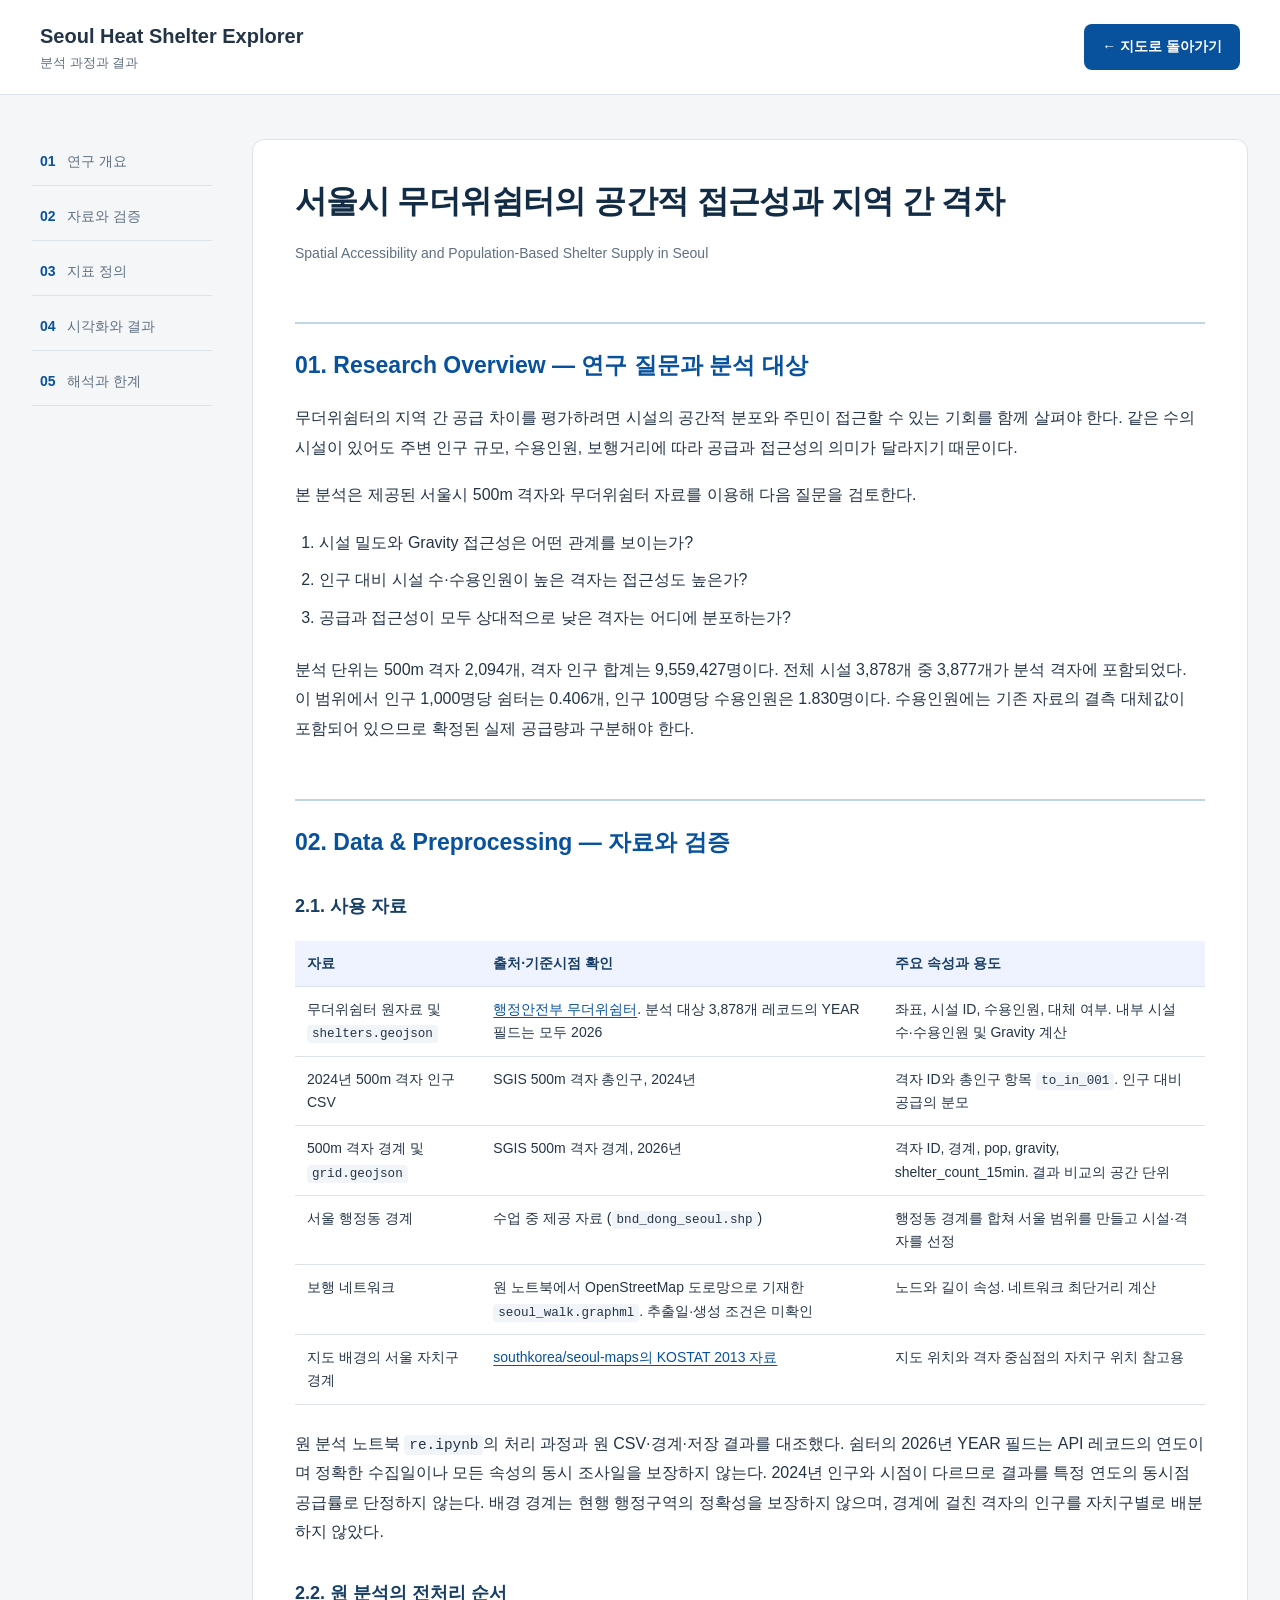
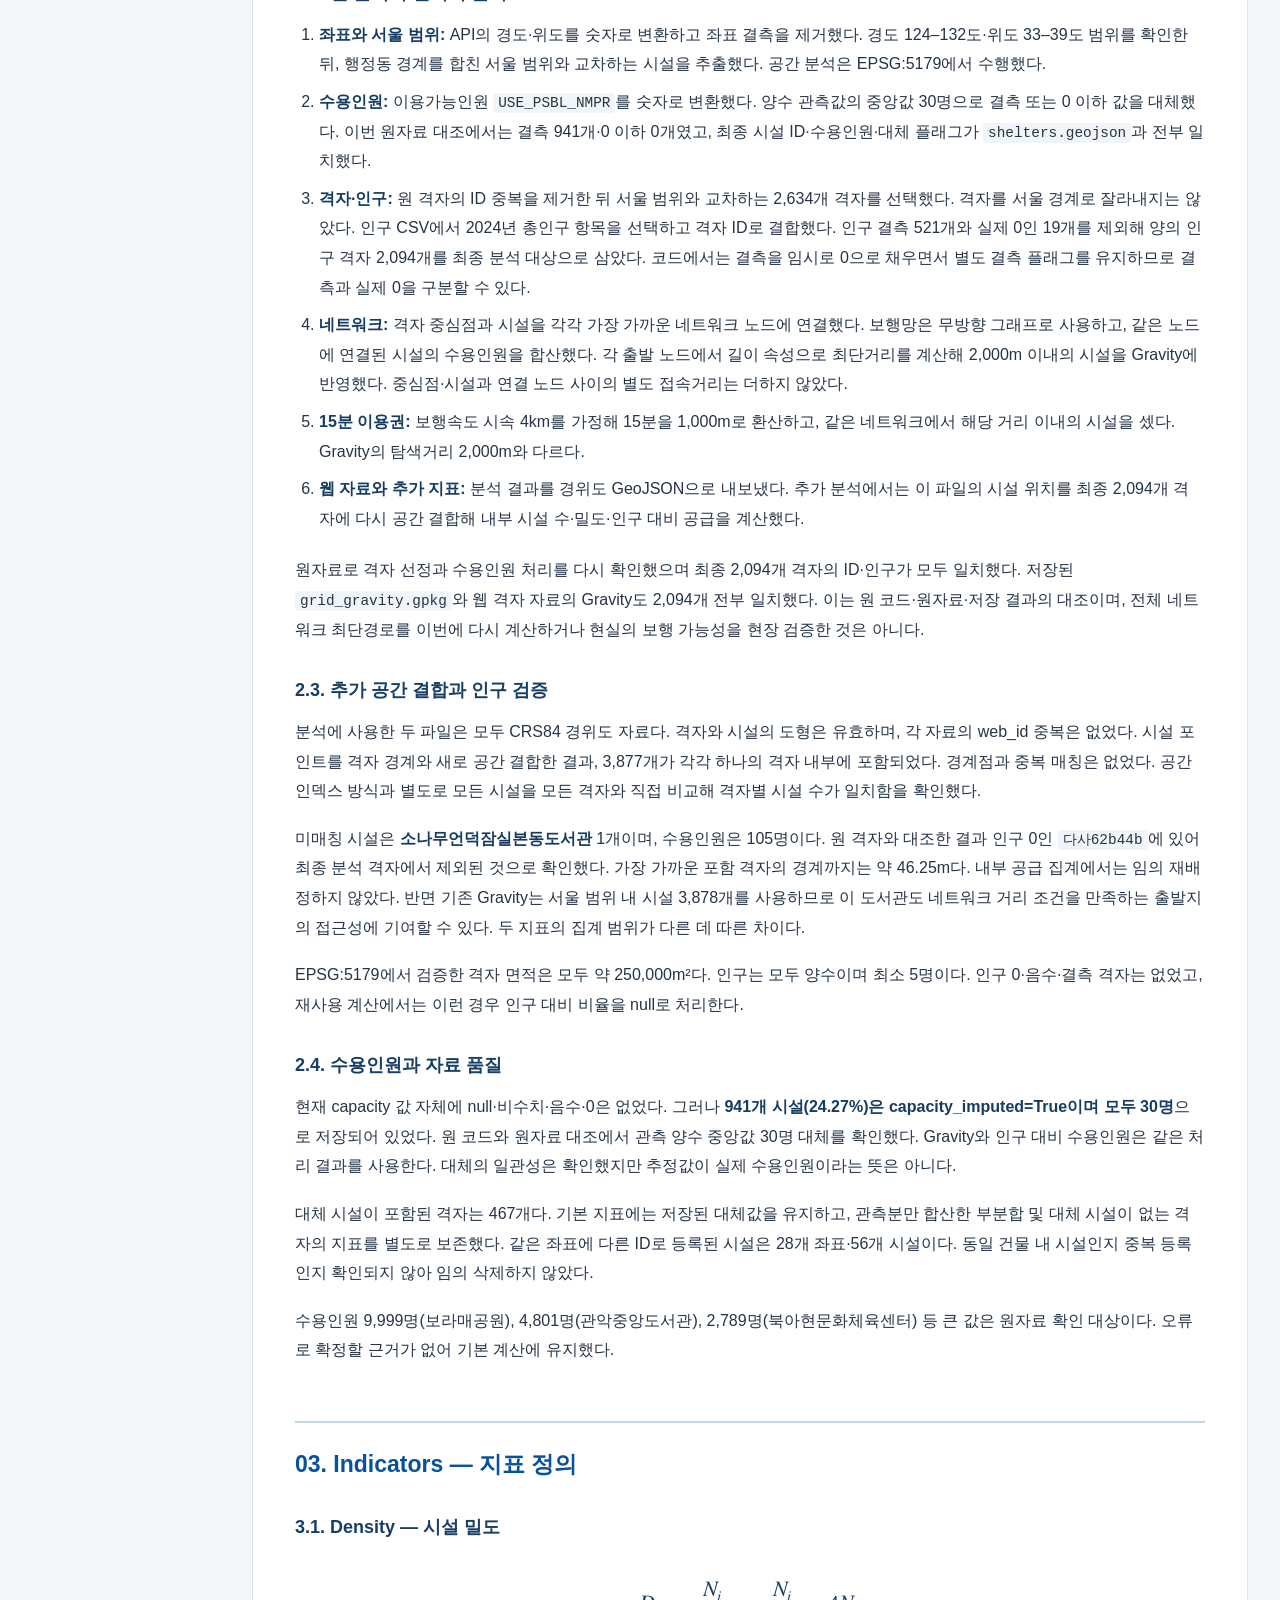
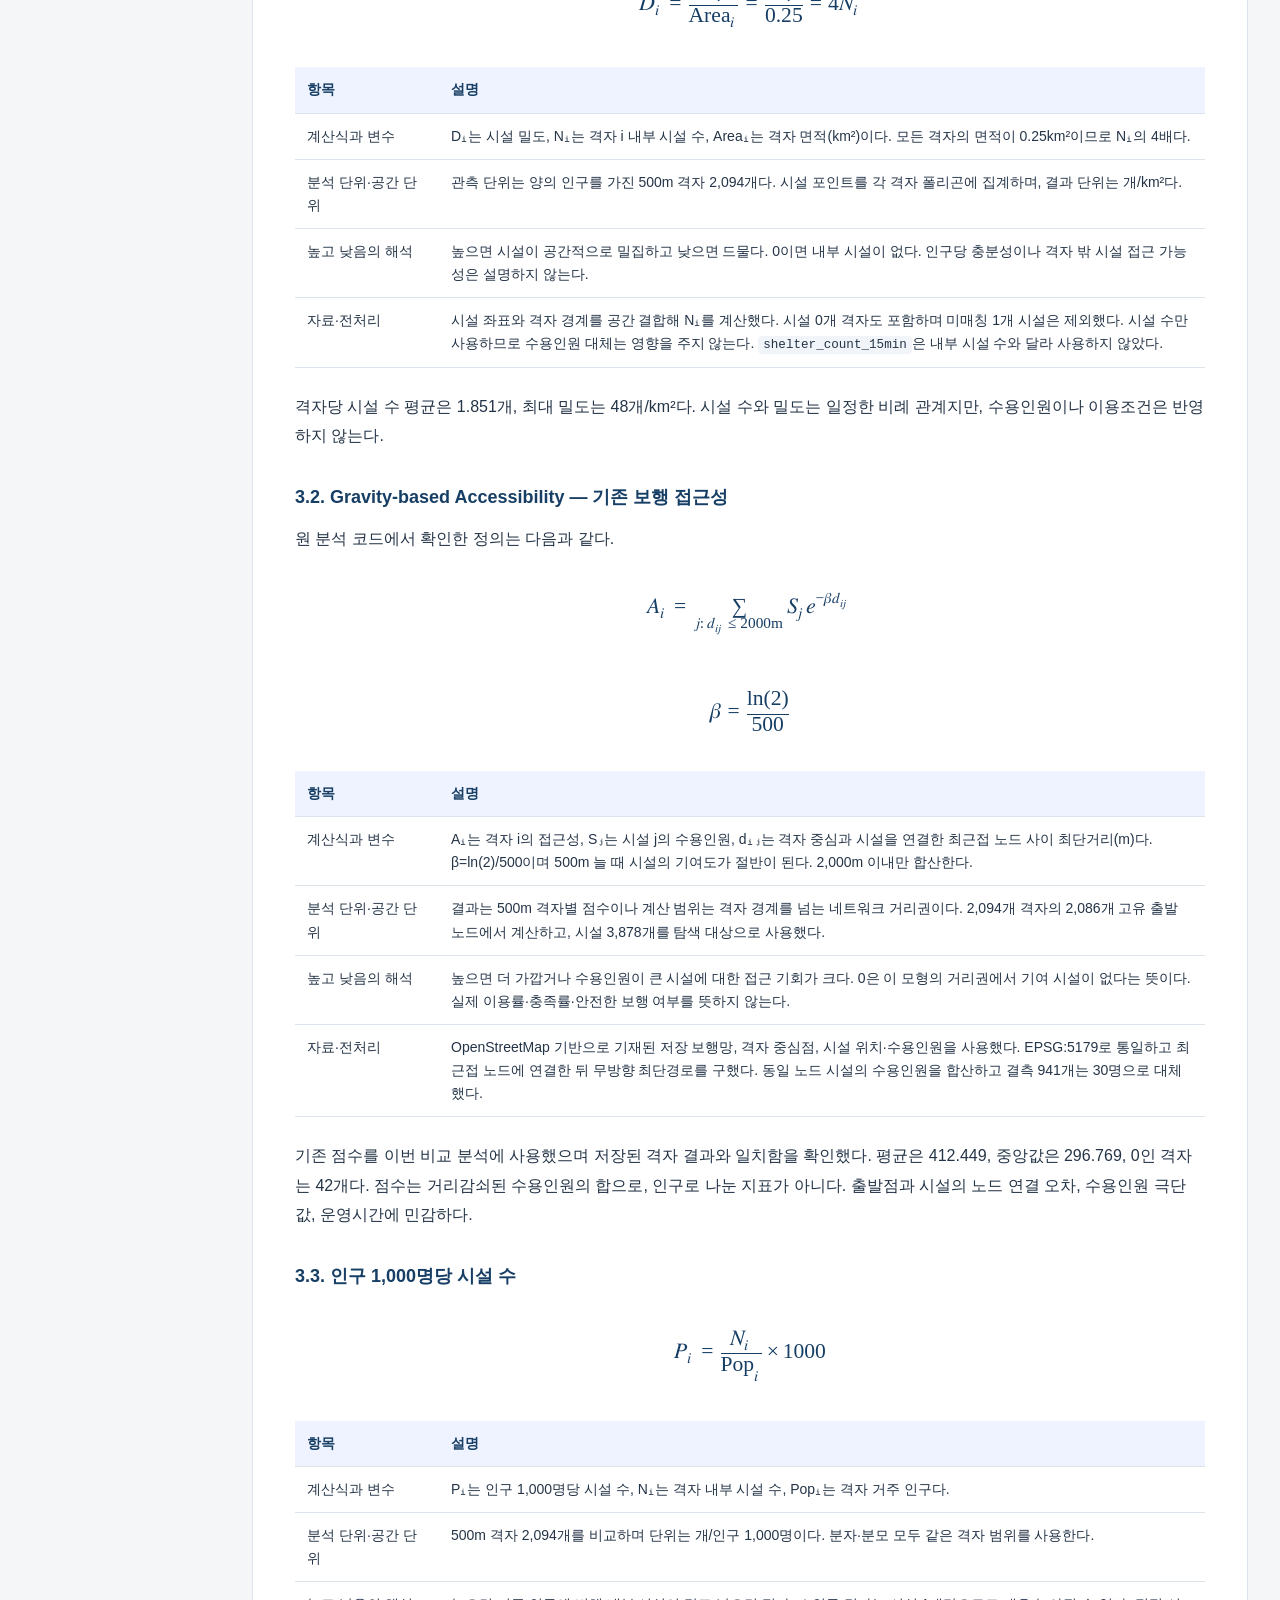
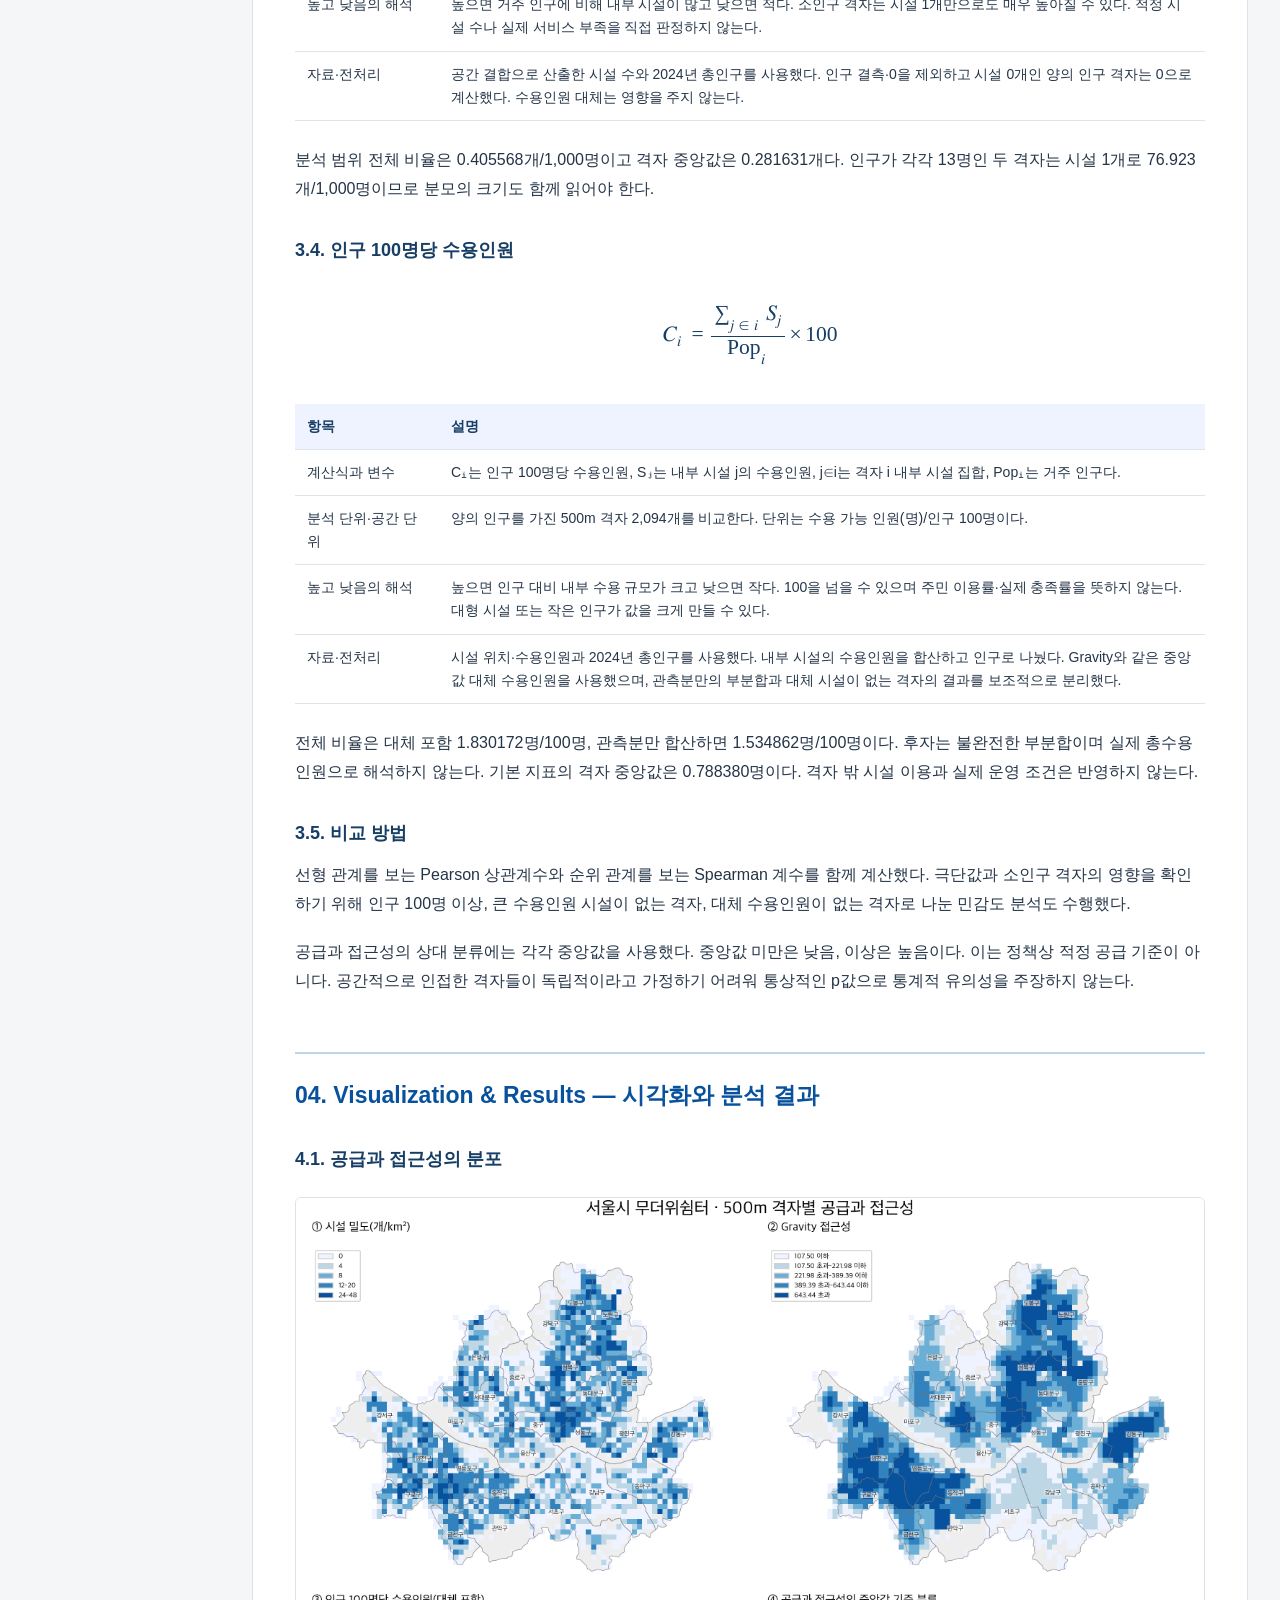
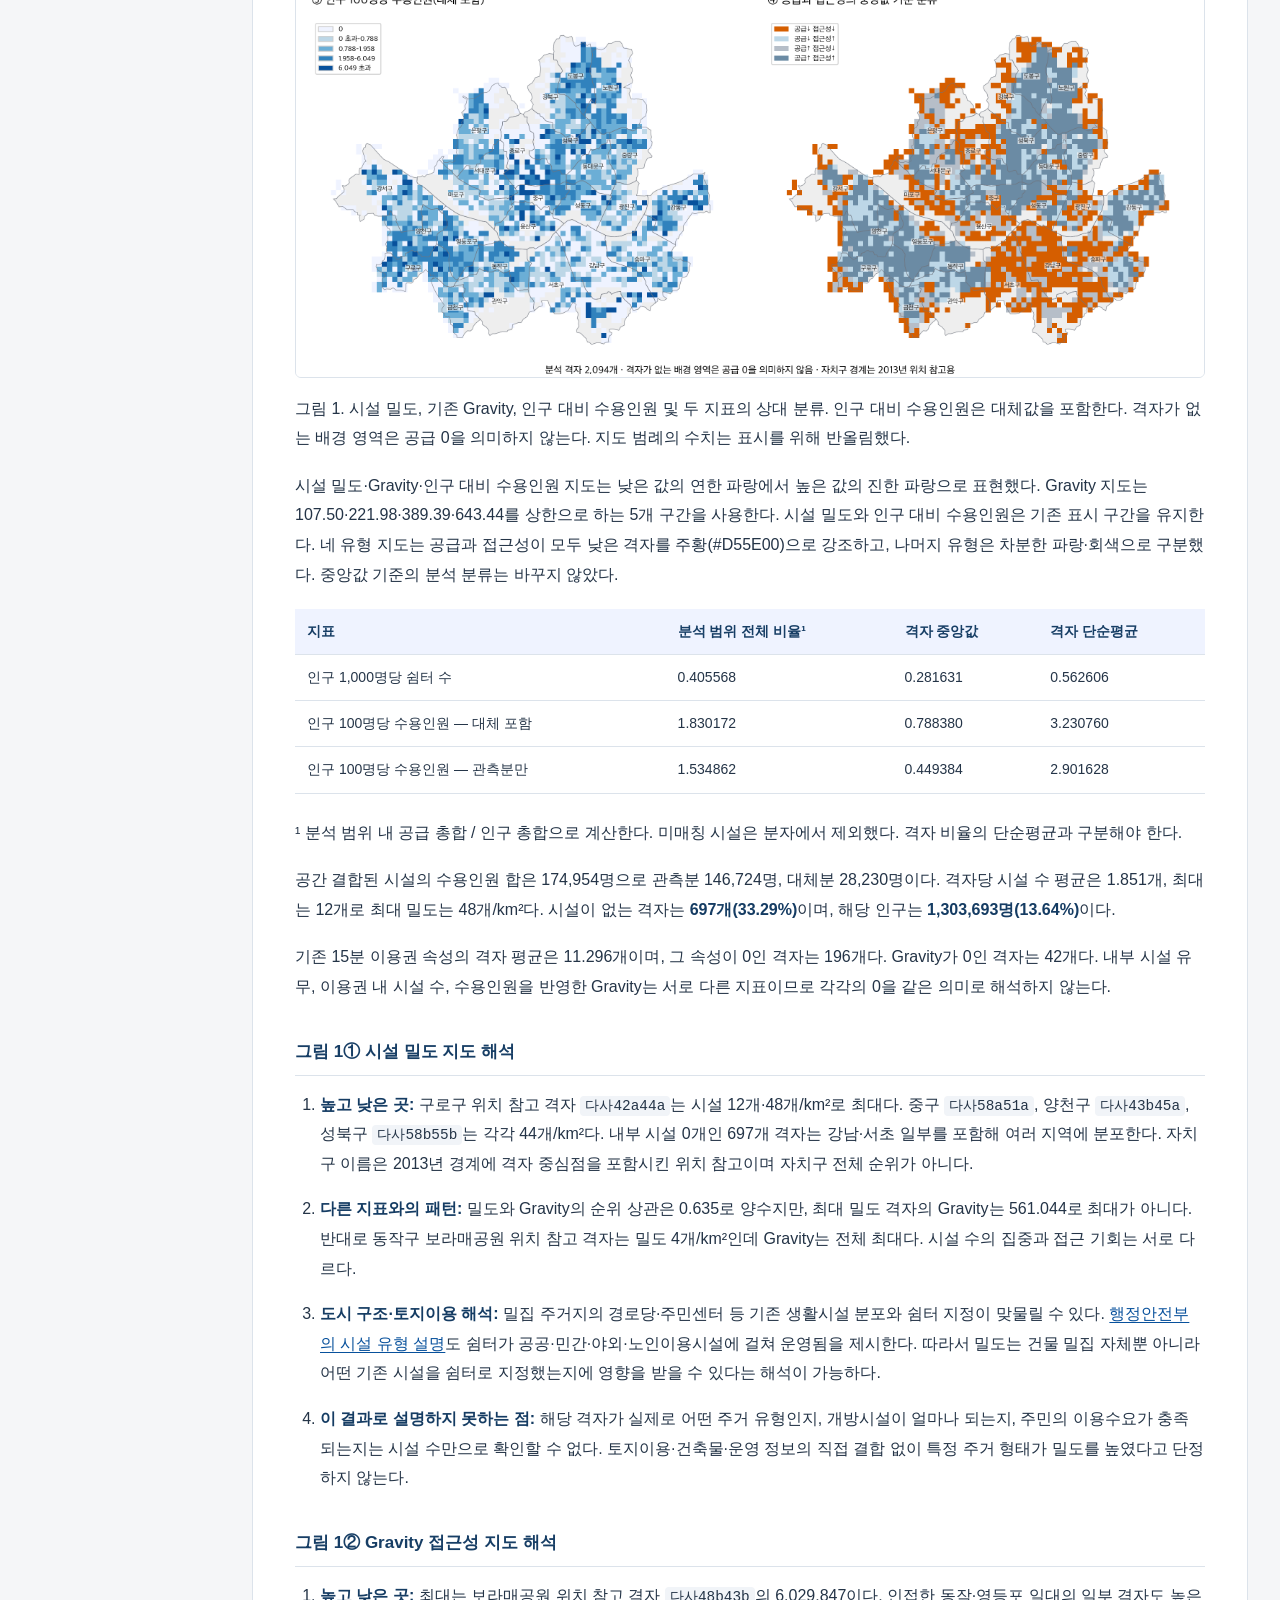
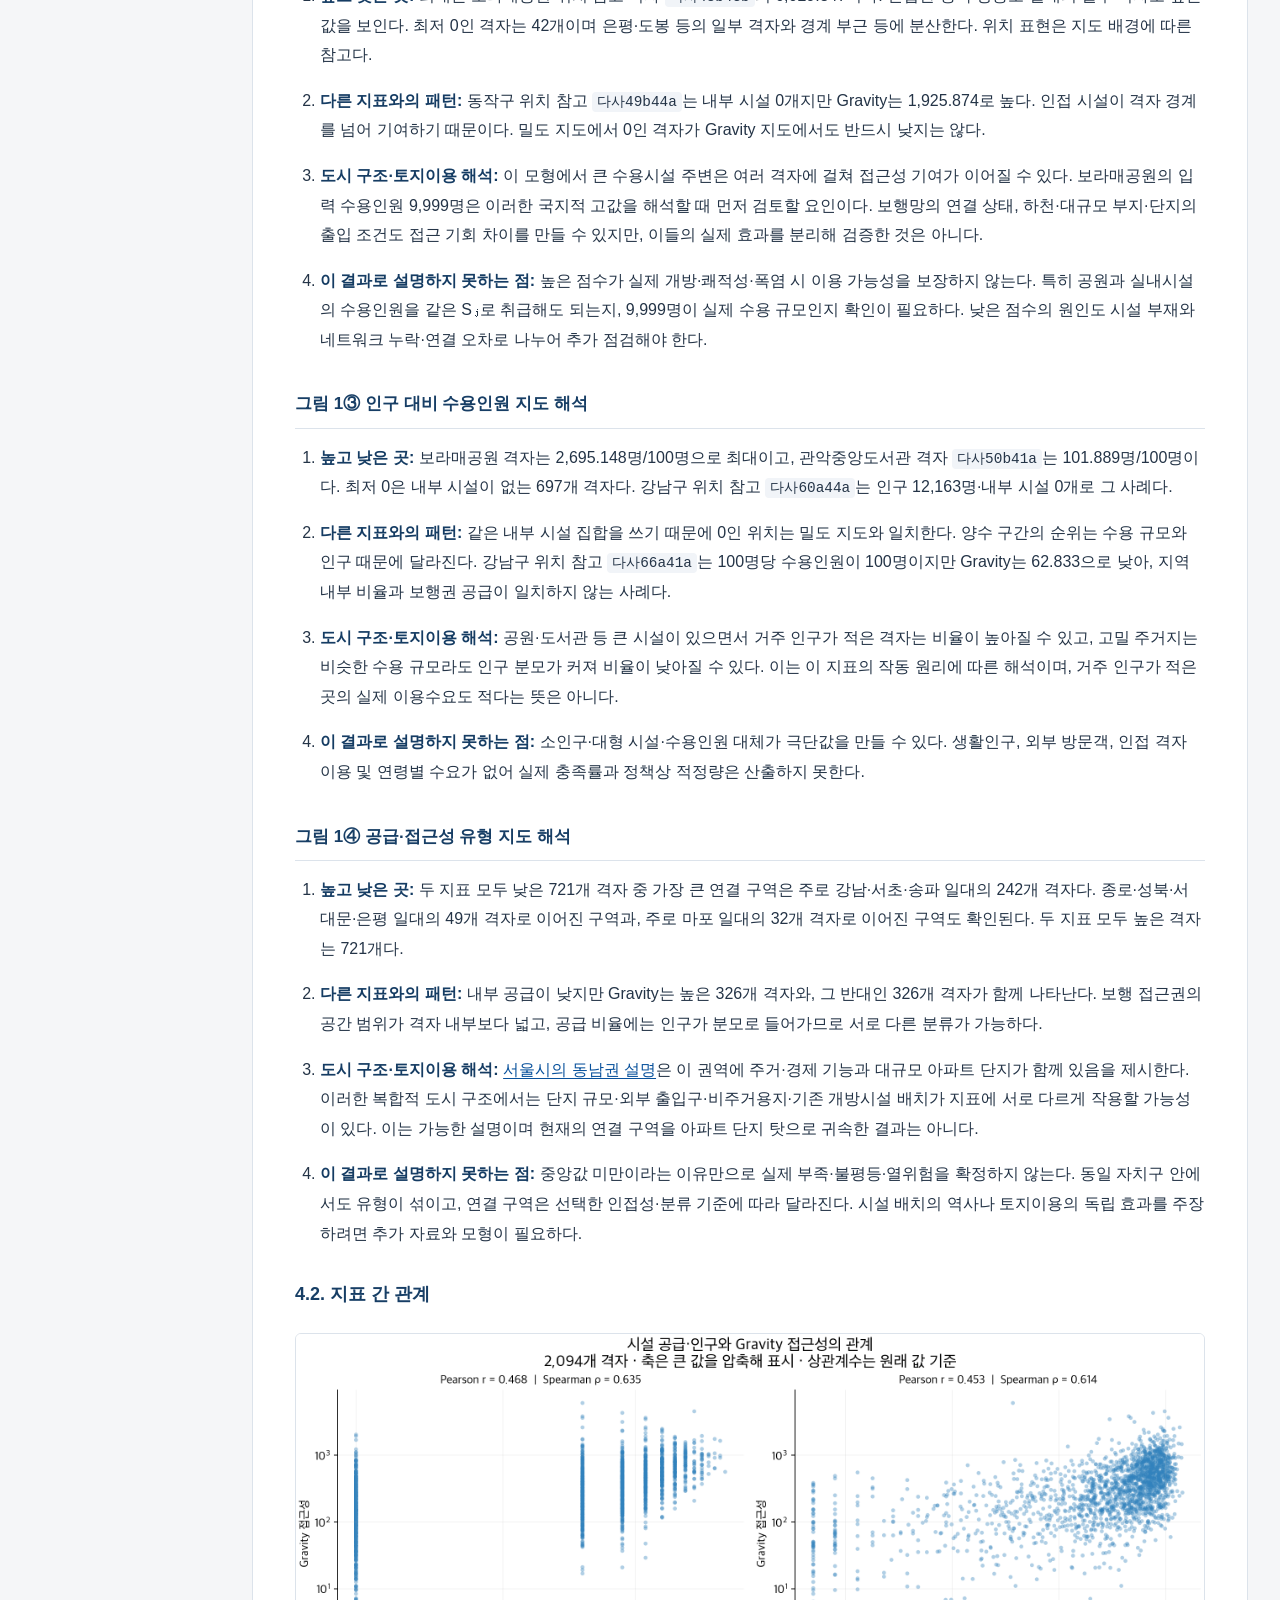
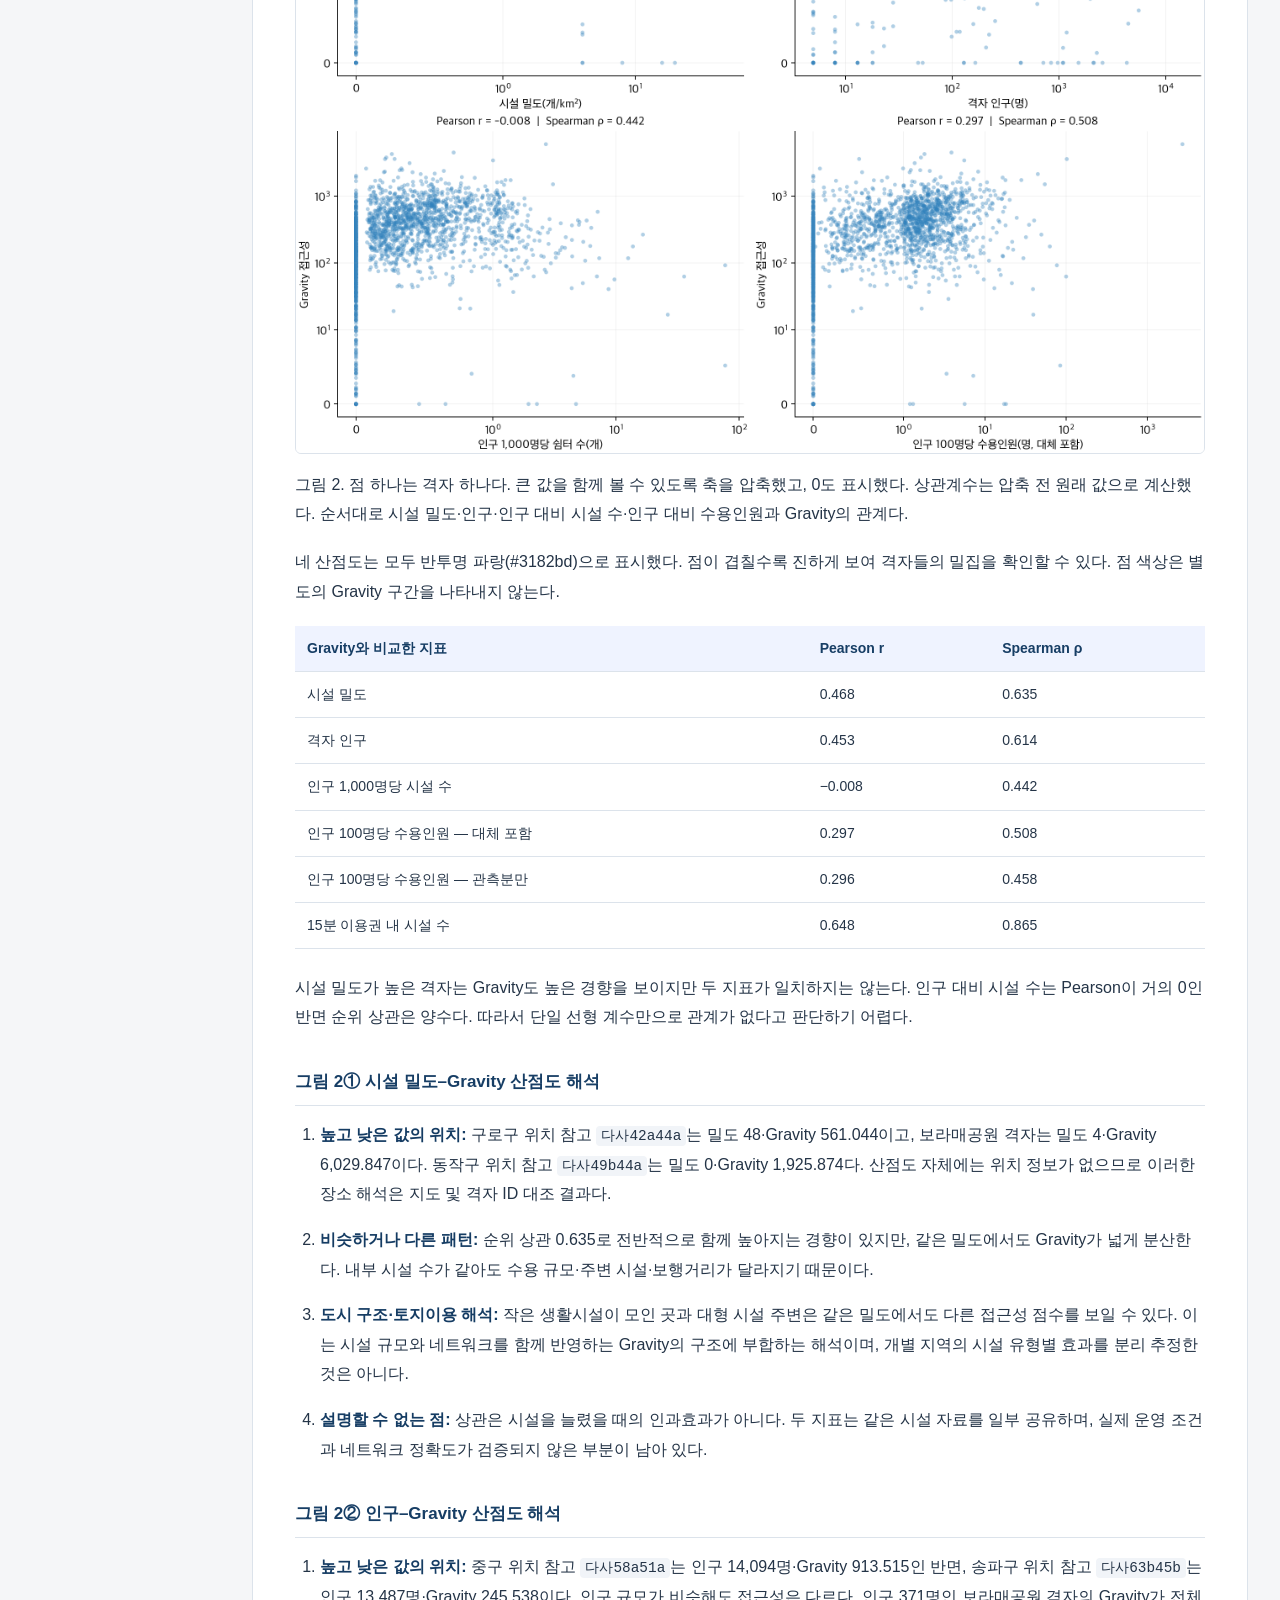
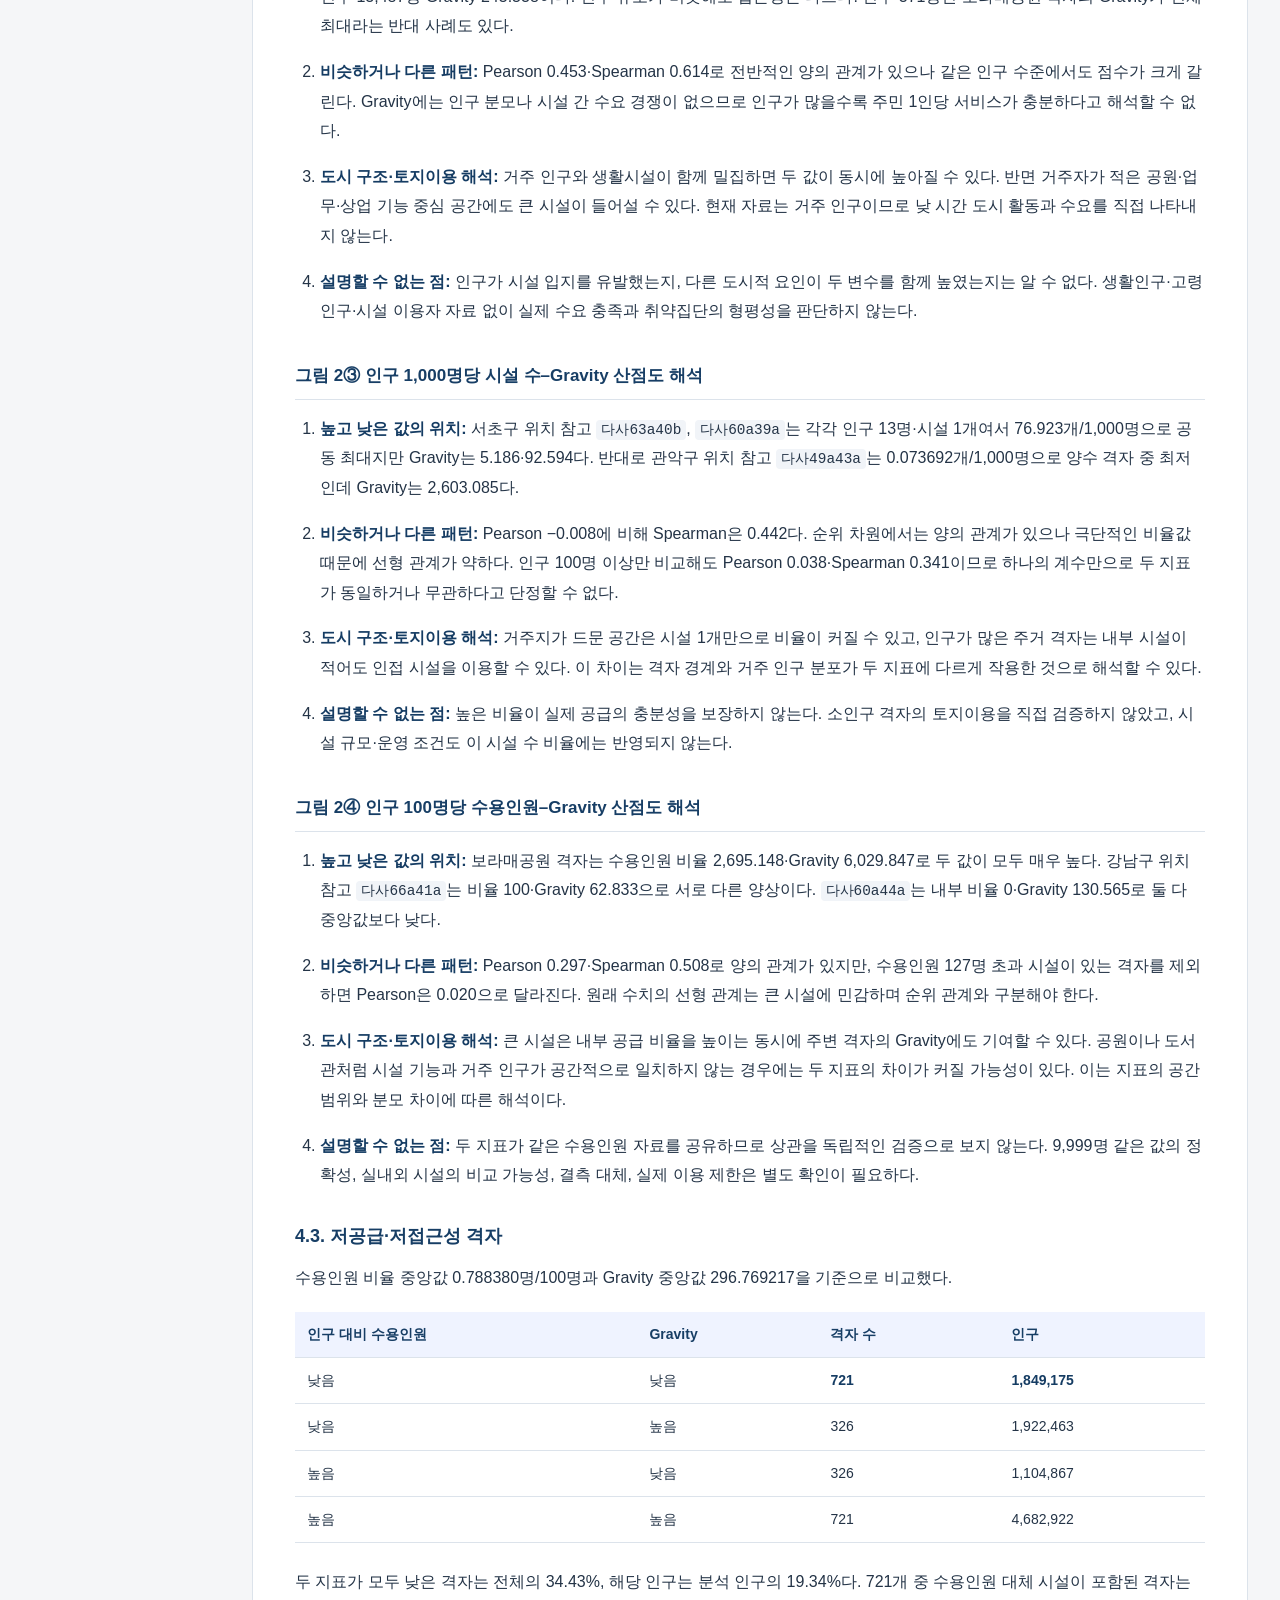
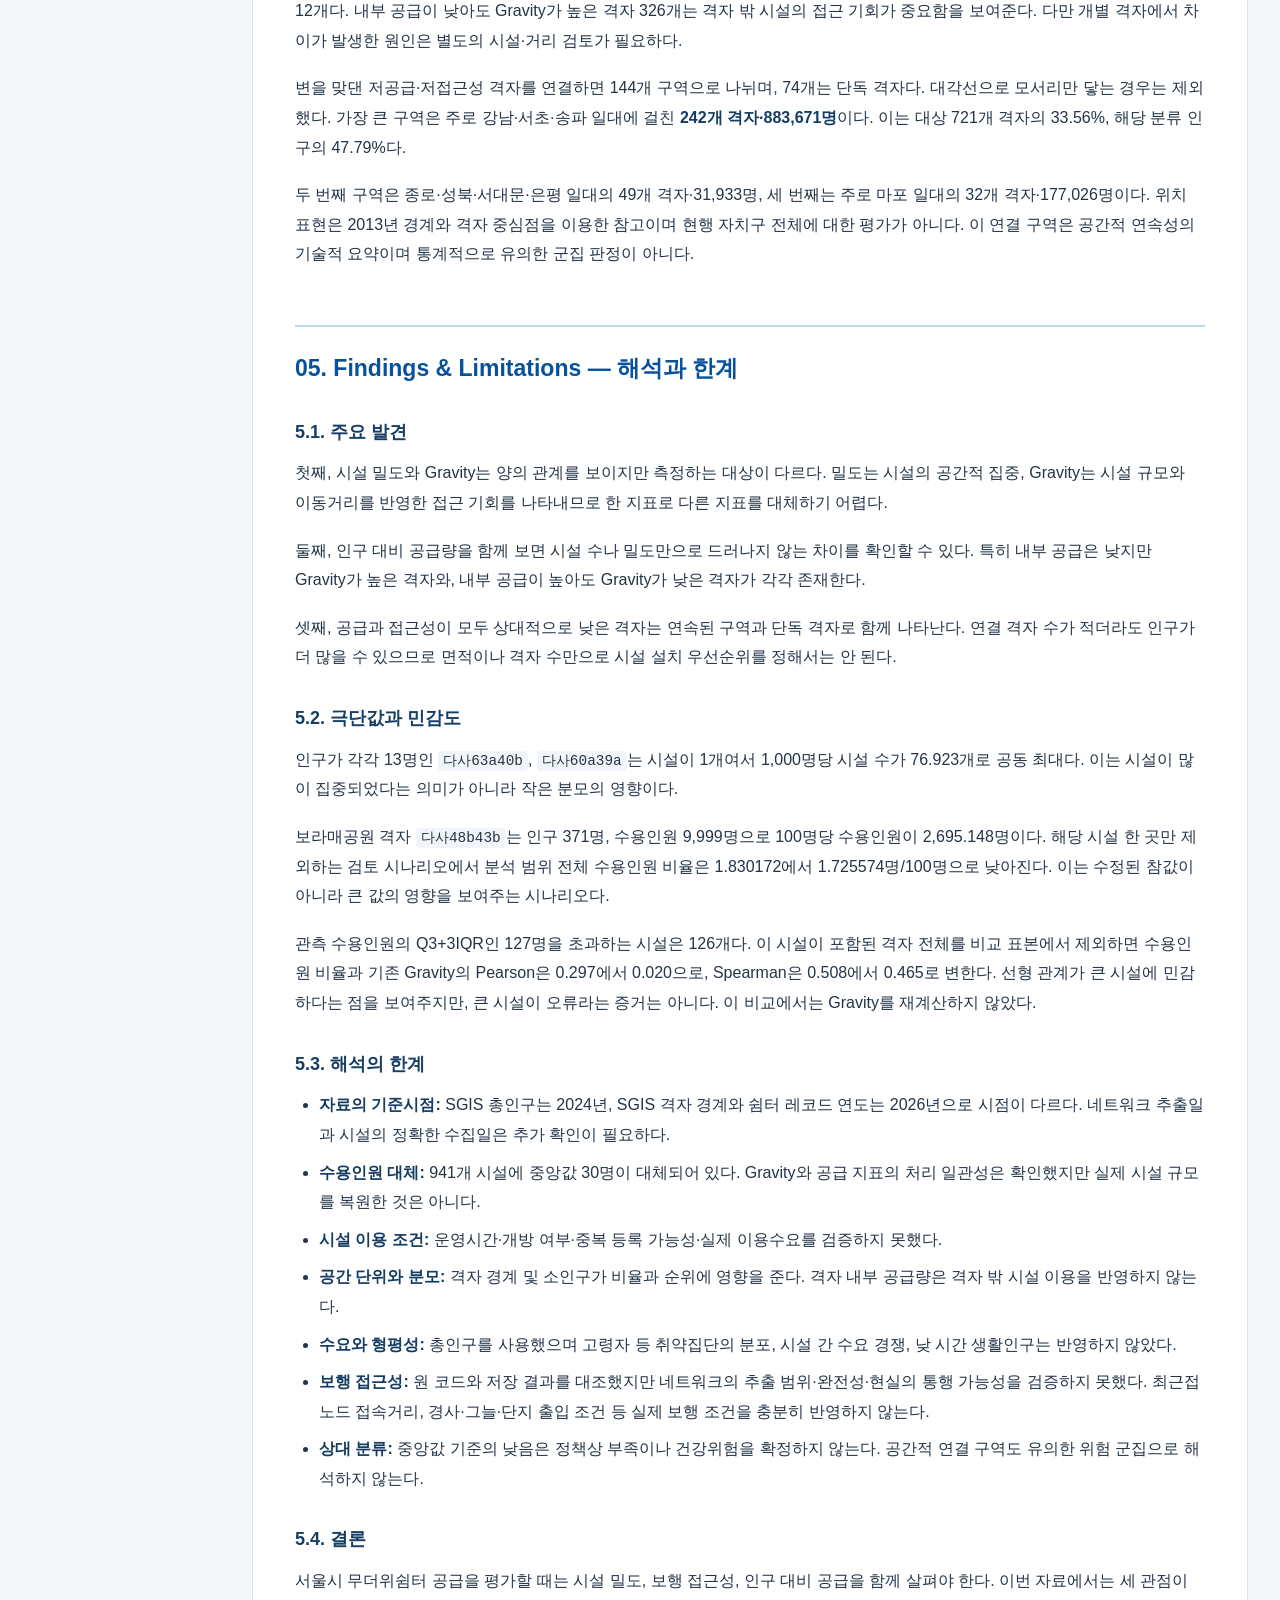
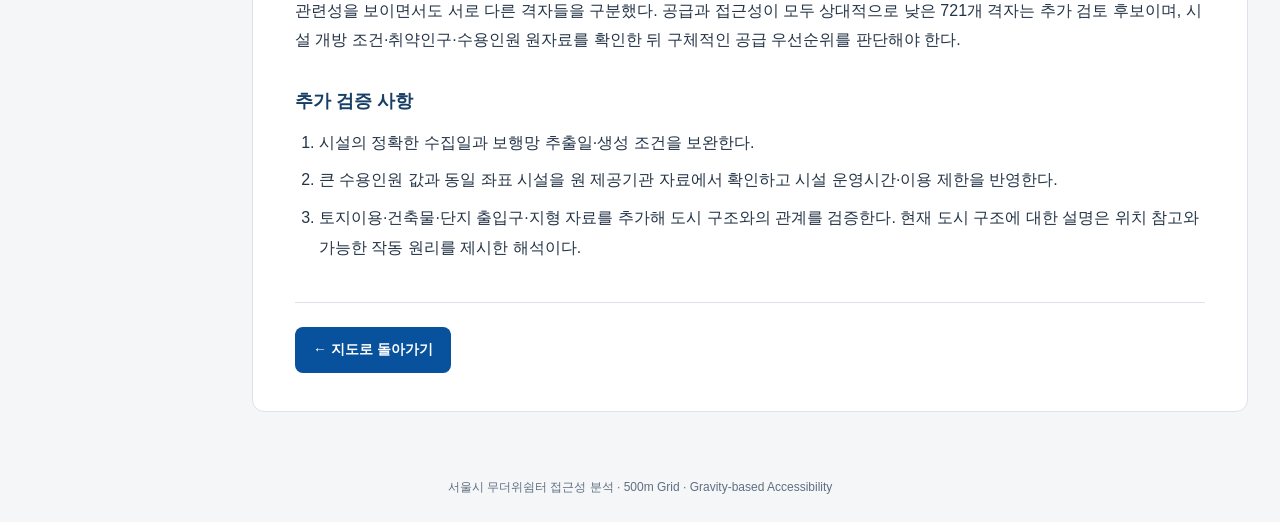
<file: report.html>
<!DOCTYPE html>
<html lang="ko">
<head>
<meta charset="UTF-8"><meta name="viewport" content="width=device-width, initial-scale=1.0">
<title>분석 과정 | Seoul Heat Shelter Explorer</title>
<meta name="description" content="서울시 500m 격자별 무더위쉼터의 공급과 접근성: 자료 검증, 지표 정의, 공간 분포와 분석 결과.">
<link rel="stylesheet" href="report.css?v=c87467da43">
</head>
<body>
<a class="skip-link" href="#report-content">본문으로 이동</a>
<header class="report-header"><a class="brand" href="./index.html">Seoul Heat Shelter Explorer<span>분석 과정과 결과</span></a><a class="return-link" href="./index.html">← 지도로 돌아가기</a></header>
<div class="report-layout"><nav class="report-nav" aria-label="보고서 목차"><a href="#section-1"><span>01</span> 연구 개요</a><a href="#section-2"><span>02</span> 자료와 검증</a><a href="#section-3"><span>03</span> 지표 정의</a><a href="#section-4"><span>04</span> 시각화와 결과</a><a href="#section-5"><span>05</span> 해석과 한계</a></nav><main id="report-content"><h1>서울시 무더위쉼터의 공간적 접근성과 지역 간 격차</h1>
<p class="report-subtitle">Spatial Accessibility and Population-Based Shelter Supply in Seoul</p>
<h2 id="section-1">01. Research Overview — 연구 질문과 분석 대상</h2>
<p>무더위쉼터의 지역 간 공급 차이를 평가하려면 시설의 공간적 분포와 주민이 접근할 수 있는 기회를 함께 살펴야 한다. 같은 수의 시설이 있어도 주변 인구 규모, 수용인원, 보행거리에 따라 공급과 접근성의 의미가 달라지기 때문이다.</p>
<p>본 분석은 제공된 서울시 500m 격자와 무더위쉼터 자료를 이용해 다음 질문을 검토한다.</p>
<ol><li>시설 밀도와 Gravity 접근성은 어떤 관계를 보이는가?</li><li>인구 대비 시설 수·수용인원이 높은 격자는 접근성도 높은가?</li><li>공급과 접근성이 모두 상대적으로 낮은 격자는 어디에 분포하는가?</li></ol>
<p>분석 단위는 500m 격자 2,094개, 격자 인구 합계는 9,559,427명이다. 전체 시설 3,878개 중 3,877개가 분석 격자에 포함되었다. 이 범위에서 인구 1,000명당 쉼터는 0.406개, 인구 100명당 수용인원은 1.830명이다. 수용인원에는 기존 자료의 결측 대체값이 포함되어 있으므로 확정된 실제 공급량과 구분해야 한다.</p>
<h2 id="section-2">02. Data &amp; Preprocessing — 자료와 검증</h2>
<h3>2.1. 사용 자료</h3>
<div class="table-wrap"><table><thead><tr><th scope="col">자료</th><th scope="col">출처·기준시점 확인</th><th scope="col">주요 속성과 용도</th></tr></thead><tbody><tr><td>무더위쉼터 원자료 및 <code>shelters.geojson</code></td><td><a href="https://safetydata.go.kr/disaster-data/view?dataSn=1338" target="_blank" rel="noopener noreferrer">행정안전부 무더위쉼터</a>. 분석 대상 3,878개 레코드의 YEAR 필드는 모두 2026</td><td>좌표, 시설 ID, 수용인원, 대체 여부. 내부 시설 수·수용인원 및 Gravity 계산</td></tr><tr><td>2024년 500m 격자 인구 CSV</td><td>SGIS 500m 격자 총인구, 2024년</td><td>격자 ID와 총인구 항목 <code>to_in_001</code>. 인구 대비 공급의 분모</td></tr><tr><td>500m 격자 경계 및 <code>grid.geojson</code></td><td>SGIS 500m 격자 경계, 2026년</td><td>격자 ID, 경계, pop, gravity, shelter_count_15min. 결과 비교의 공간 단위</td></tr><tr><td>서울 행정동 경계</td><td>수업 중 제공 자료 (<code>bnd_dong_seoul.shp</code>)</td><td>행정동 경계를 합쳐 서울 범위를 만들고 시설·격자를 선정</td></tr><tr><td>보행 네트워크</td><td>원 노트북에서 OpenStreetMap 도로망으로 기재한 <code>seoul_walk.graphml</code>. 추출일·생성 조건은 미확인</td><td>노드와 길이 속성. 네트워크 최단거리 계산</td></tr><tr><td>지도 배경의 서울 자치구 경계</td><td><a href="https://github.com/southkorea/seoul-maps/tree/master/kostat/2013" target="_blank" rel="noopener noreferrer">southkorea/seoul-maps의 KOSTAT 2013 자료</a></td><td>지도 위치와 격자 중심점의 자치구 위치 참고용</td></tr></tbody></table></div>
<p>원 분석 노트북 <code>re.ipynb</code>의 처리 과정과 원 CSV·경계·저장 결과를 대조했다. 쉼터의 2026년 YEAR 필드는 API 레코드의 연도이며 정확한 수집일이나 모든 속성의 동시 조사일을 보장하지 않는다. 2024년 인구와 시점이 다르므로 결과를 특정 연도의 동시점 공급률로 단정하지 않는다. 배경 경계는 현행 행정구역의 정확성을 보장하지 않으며, 경계에 걸친 격자의 인구를 자치구별로 배분하지 않았다.</p>
<h3>2.2. 원 분석의 전처리 순서</h3>
<ol><li><strong>좌표와 서울 범위:</strong> API의 경도·위도를 숫자로 변환하고 좌표 결측을 제거했다. 경도 124–132도·위도 33–39도 범위를 확인한 뒤, 행정동 경계를 합친 서울 범위와 교차하는 시설을 추출했다. 공간 분석은 EPSG:5179에서 수행했다.</li><li><strong>수용인원:</strong> 이용가능인원 <code>USE_PSBL_NMPR</code>를 숫자로 변환했다. 양수 관측값의 중앙값 30명으로 결측 또는 0 이하 값을 대체했다. 이번 원자료 대조에서는 결측 941개·0 이하 0개였고, 최종 시설 ID·수용인원·대체 플래그가 <code>shelters.geojson</code>과 전부 일치했다.</li><li><strong>격자·인구:</strong> 원 격자의 ID 중복을 제거한 뒤 서울 범위와 교차하는 2,634개 격자를 선택했다. 격자를 서울 경계로 잘라내지는 않았다. 인구 CSV에서 2024년 총인구 항목을 선택하고 격자 ID로 결합했다. 인구 결측 521개와 실제 0인 19개를 제외해 양의 인구 격자 2,094개를 최종 분석 대상으로 삼았다. 코드에서는 결측을 임시로 0으로 채우면서 별도 결측 플래그를 유지하므로 결측과 실제 0을 구분할 수 있다.</li><li><strong>네트워크:</strong> 격자 중심점과 시설을 각각 가장 가까운 네트워크 노드에 연결했다. 보행망은 무방향 그래프로 사용하고, 같은 노드에 연결된 시설의 수용인원을 합산했다. 각 출발 노드에서 길이 속성으로 최단거리를 계산해 2,000m 이내의 시설을 Gravity에 반영했다. 중심점·시설과 연결 노드 사이의 별도 접속거리는 더하지 않았다.</li><li><strong>15분 이용권:</strong> 보행속도 시속 4km를 가정해 15분을 1,000m로 환산하고, 같은 네트워크에서 해당 거리 이내의 시설을 셌다. Gravity의 탐색거리 2,000m와 다르다.</li><li><strong>웹 자료와 추가 지표:</strong> 분석 결과를 경위도 GeoJSON으로 내보냈다. 추가 분석에서는 이 파일의 시설 위치를 최종 2,094개 격자에 다시 공간 결합해 내부 시설 수·밀도·인구 대비 공급을 계산했다.</li></ol>
<p>원자료로 격자 선정과 수용인원 처리를 다시 확인했으며 최종 2,094개 격자의 ID·인구가 모두 일치했다. 저장된 <code>grid_gravity.gpkg</code>와 웹 격자 자료의 Gravity도 2,094개 전부 일치했다. 이는 원 코드·원자료·저장 결과의 대조이며, 전체 네트워크 최단경로를 이번에 다시 계산하거나 현실의 보행 가능성을 현장 검증한 것은 아니다.</p>
<h3>2.3. 추가 공간 결합과 인구 검증</h3>
<p>분석에 사용한 두 파일은 모두 CRS84 경위도 자료다. 격자와 시설의 도형은 유효하며, 각 자료의 web_id 중복은 없었다. 시설 포인트를 격자 경계와 새로 공간 결합한 결과, 3,877개가 각각 하나의 격자 내부에 포함되었다. 경계점과 중복 매칭은 없었다. 공간 인덱스 방식과 별도로 모든 시설을 모든 격자와 직접 비교해 격자별 시설 수가 일치함을 확인했다.</p>
<p>미매칭 시설은 <strong>소나무언덕잠실본동도서관</strong> 1개이며, 수용인원은 105명이다. 원 격자와 대조한 결과 인구 0인 <code>다사62b44b</code>에 있어 최종 분석 격자에서 제외된 것으로 확인했다. 가장 가까운 포함 격자의 경계까지는 약 46.25m다. 내부 공급 집계에서는 임의 재배정하지 않았다. 반면 기존 Gravity는 서울 범위 내 시설 3,878개를 사용하므로 이 도서관도 네트워크 거리 조건을 만족하는 출발지의 접근성에 기여할 수 있다. 두 지표의 집계 범위가 다른 데 따른 차이다.</p>
<p>EPSG:5179에서 검증한 격자 면적은 모두 약 250,000m²다. 인구는 모두 양수이며 최소 5명이다. 인구 0·음수·결측 격자는 없었고, 재사용 계산에서는 이런 경우 인구 대비 비율을 null로 처리한다.</p>
<h3>2.4. 수용인원과 자료 품질</h3>
<p>현재 capacity 값 자체에 null·비수치·음수·0은 없었다. 그러나 <strong>941개 시설(24.27%)은 capacity_imputed=True이며 모두 30명</strong>으로 저장되어 있었다. 원 코드와 원자료 대조에서 관측 양수 중앙값 30명 대체를 확인했다. Gravity와 인구 대비 수용인원은 같은 처리 결과를 사용한다. 대체의 일관성은 확인했지만 추정값이 실제 수용인원이라는 뜻은 아니다.</p>
<p>대체 시설이 포함된 격자는 467개다. 기본 지표에는 저장된 대체값을 유지하고, 관측분만 합산한 부분합 및 대체 시설이 없는 격자의 지표를 별도로 보존했다. 같은 좌표에 다른 ID로 등록된 시설은 28개 좌표·56개 시설이다. 동일 건물 내 시설인지 중복 등록인지 확인되지 않아 임의 삭제하지 않았다.</p>
<p>수용인원 9,999명(보라매공원), 4,801명(관악중앙도서관), 2,789명(북아현문화체육센터) 등 큰 값은 원자료 확인 대상이다. 오류로 확정할 근거가 없어 기본 계산에 유지했다.</p>
<h2 id="section-3">03. Indicators — 지표 정의</h2>
<h3>3.1. Density — 시설 밀도</h3>
<div class="equation"><math xmlns="http://www.w3.org/1998/Math/MathML" display="block" aria-label="시설 밀도: 격자 내부 시설 수를 격자 면적으로 나눈 값"><mrow><msub><mi>D</mi><mi>i</mi></msub><mo>=</mo><mfrac><msub><mi>N</mi><mi>i</mi></msub><msub><mtext>Area</mtext><mi>i</mi></msub></mfrac><mo>=</mo><mfrac><msub><mi>N</mi><mi>i</mi></msub><mn>0.25</mn></mfrac><mo>=</mo><mn>4</mn><msub><mi>N</mi><mi>i</mi></msub></mrow></math></div>
<div class="table-wrap"><table class="indicator-table"><thead><tr><th scope="col">항목</th><th scope="col">설명</th></tr></thead><tbody><tr><td>계산식과 변수</td><td>Dᵢ는 시설 밀도, Nᵢ는 격자 i 내부 시설 수, Areaᵢ는 격자 면적(km²)이다. 모든 격자의 면적이 0.25km²이므로 Nᵢ의 4배다.</td></tr><tr><td>분석 단위·공간 단위</td><td>관측 단위는 양의 인구를 가진 500m 격자 2,094개다. 시설 포인트를 각 격자 폴리곤에 집계하며, 결과 단위는 개/km²다.</td></tr><tr><td>높고 낮음의 해석</td><td>높으면 시설이 공간적으로 밀집하고 낮으면 드물다. 0이면 내부 시설이 없다. 인구당 충분성이나 격자 밖 시설 접근 가능성은 설명하지 않는다.</td></tr><tr><td>자료·전처리</td><td>시설 좌표와 격자 경계를 공간 결합해 Nᵢ를 계산했다. 시설 0개 격자도 포함하며 미매칭 1개 시설은 제외했다. 시설 수만 사용하므로 수용인원 대체는 영향을 주지 않는다. <code>shelter_count_15min</code>은 내부 시설 수와 달라 사용하지 않았다.</td></tr></tbody></table></div>
<p>격자당 시설 수 평균은 1.851개, 최대 밀도는 48개/km²다. 시설 수와 밀도는 일정한 비례 관계지만, 수용인원이나 이용조건은 반영하지 않는다.</p>
<h3>3.2. Gravity-based Accessibility — 기존 보행 접근성</h3>
<p>원 분석 코드에서 확인한 정의는 다음과 같다.</p>
<div class="equation"><math xmlns="http://www.w3.org/1998/Math/MathML" display="block" aria-label="보행 접근성: 2,000미터 이내 시설 수용인원에 거리 감쇠를 적용한 합"><mrow><msub><mi>A</mi><mi>i</mi></msub><mo>=</mo><munder><mo>∑</mo><mrow><mi>j</mi><mo>:</mo><msub><mi>d</mi><mrow><mi>i</mi><mi>j</mi></mrow></msub><mo>≤</mo><mn>2000</mn><mtext>m</mtext></mrow></munder><msub><mi>S</mi><mi>j</mi></msub><msup><mi>e</mi><mrow><mo>−</mo><mi>β</mi><msub><mi>d</mi><mrow><mi>i</mi><mi>j</mi></mrow></msub></mrow></msup></mrow></math></div>
<div class="equation"><math xmlns="http://www.w3.org/1998/Math/MathML" display="block" aria-label="거리 감쇠계수 베타: 자연로그 2를 500으로 나눈 값"><mrow><mi>β</mi><mo>=</mo><mfrac><mrow><mi mathvariant="normal">ln</mi><mo>(</mo><mn>2</mn><mo>)</mo></mrow><mn>500</mn></mfrac></mrow></math></div>
<div class="table-wrap"><table class="indicator-table"><thead><tr><th scope="col">항목</th><th scope="col">설명</th></tr></thead><tbody><tr><td>계산식과 변수</td><td>Aᵢ는 격자 i의 접근성, Sⱼ는 시설 j의 수용인원, dᵢⱼ는 격자 중심과 시설을 연결한 최근접 노드 사이 최단거리(m)다. β=ln(2)/500이며 500m 늘 때 시설의 기여도가 절반이 된다. 2,000m 이내만 합산한다.</td></tr><tr><td>분석 단위·공간 단위</td><td>결과는 500m 격자별 점수이나 계산 범위는 격자 경계를 넘는 네트워크 거리권이다. 2,094개 격자의 2,086개 고유 출발 노드에서 계산하고, 시설 3,878개를 탐색 대상으로 사용했다.</td></tr><tr><td>높고 낮음의 해석</td><td>높으면 더 가깝거나 수용인원이 큰 시설에 대한 접근 기회가 크다. 0은 이 모형의 거리권에서 기여 시설이 없다는 뜻이다. 실제 이용률·충족률·안전한 보행 여부를 뜻하지 않는다.</td></tr><tr><td>자료·전처리</td><td>OpenStreetMap 기반으로 기재된 저장 보행망, 격자 중심점, 시설 위치·수용인원을 사용했다. EPSG:5179로 통일하고 최근접 노드에 연결한 뒤 무방향 최단경로를 구했다. 동일 노드 시설의 수용인원을 합산하고 결측 941개는 30명으로 대체했다.</td></tr></tbody></table></div>
<p>기존 점수를 이번 비교 분석에 사용했으며 저장된 격자 결과와 일치함을 확인했다. 평균은 412.449, 중앙값은 296.769, 0인 격자는 42개다. 점수는 거리감쇠된 수용인원의 합으로, 인구로 나눈 지표가 아니다. 출발점과 시설의 노드 연결 오차, 수용인원 극단값, 운영시간에 민감하다.</p>
<h3>3.3. 인구 1,000명당 시설 수</h3>
<div class="equation"><math xmlns="http://www.w3.org/1998/Math/MathML" display="block" aria-label="인구 1,000명당 시설 수"><mrow><msub><mi>P</mi><mi>i</mi></msub><mo>=</mo><mfrac><msub><mi>N</mi><mi>i</mi></msub><msub><mtext>Pop</mtext><mi>i</mi></msub></mfrac><mo>×</mo><mn>1000</mn></mrow></math></div>
<div class="table-wrap"><table class="indicator-table"><thead><tr><th scope="col">항목</th><th scope="col">설명</th></tr></thead><tbody><tr><td>계산식과 변수</td><td>Pᵢ는 인구 1,000명당 시설 수, Nᵢ는 격자 내부 시설 수, Popᵢ는 격자 거주 인구다.</td></tr><tr><td>분석 단위·공간 단위</td><td>500m 격자 2,094개를 비교하며 단위는 개/인구 1,000명이다. 분자·분모 모두 같은 격자 범위를 사용한다.</td></tr><tr><td>높고 낮음의 해석</td><td>높으면 거주 인구에 비해 내부 시설이 많고 낮으면 적다. 소인구 격자는 시설 1개만으로도 매우 높아질 수 있다. 적정 시설 수나 실제 서비스 부족을 직접 판정하지 않는다.</td></tr><tr><td>자료·전처리</td><td>공간 결합으로 산출한 시설 수와 2024년 총인구를 사용했다. 인구 결측·0을 제외하고 시설 0개인 양의 인구 격자는 0으로 계산했다. 수용인원 대체는 영향을 주지 않는다.</td></tr></tbody></table></div>
<p>분석 범위 전체 비율은 0.405568개/1,000명이고 격자 중앙값은 0.281631개다. 인구가 각각 13명인 두 격자는 시설 1개로 76.923개/1,000명이므로 분모의 크기도 함께 읽어야 한다.</p>
<h3>3.4. 인구 100명당 수용인원</h3>
<div class="equation"><math xmlns="http://www.w3.org/1998/Math/MathML" display="block" aria-label="인구 100명당 수용인원"><mrow><msub><mi>C</mi><mi>i</mi></msub><mo>=</mo><mfrac><mrow><munder><mo>∑</mo><mrow><mi>j</mi><mo>∈</mo><mi>i</mi></mrow></munder><msub><mi>S</mi><mi>j</mi></msub></mrow><msub><mtext>Pop</mtext><mi>i</mi></msub></mfrac><mo>×</mo><mn>100</mn></mrow></math></div>
<div class="table-wrap"><table class="indicator-table"><thead><tr><th scope="col">항목</th><th scope="col">설명</th></tr></thead><tbody><tr><td>계산식과 변수</td><td>Cᵢ는 인구 100명당 수용인원, Sⱼ는 내부 시설 j의 수용인원, j∈i는 격자 i 내부 시설 집합, Popᵢ는 거주 인구다.</td></tr><tr><td>분석 단위·공간 단위</td><td>양의 인구를 가진 500m 격자 2,094개를 비교한다. 단위는 수용 가능 인원(명)/인구 100명이다.</td></tr><tr><td>높고 낮음의 해석</td><td>높으면 인구 대비 내부 수용 규모가 크고 낮으면 작다. 100을 넘을 수 있으며 주민 이용률·실제 충족률을 뜻하지 않는다. 대형 시설 또는 작은 인구가 값을 크게 만들 수 있다.</td></tr><tr><td>자료·전처리</td><td>시설 위치·수용인원과 2024년 총인구를 사용했다. 내부 시설의 수용인원을 합산하고 인구로 나눴다. Gravity와 같은 중앙값 대체 수용인원을 사용했으며, 관측분만의 부분합과 대체 시설이 없는 격자의 결과를 보조적으로 분리했다.</td></tr></tbody></table></div>
<p>전체 비율은 대체 포함 1.830172명/100명, 관측분만 합산하면 1.534862명/100명이다. 후자는 불완전한 부분합이며 실제 총수용인원으로 해석하지 않는다. 기본 지표의 격자 중앙값은 0.788380명이다. 격자 밖 시설 이용과 실제 운영 조건은 반영하지 않는다.</p>
<h3>3.5. 비교 방법</h3>
<p>선형 관계를 보는 Pearson 상관계수와 순위 관계를 보는 Spearman 계수를 함께 계산했다. 극단값과 소인구 격자의 영향을 확인하기 위해 인구 100명 이상, 큰 수용인원 시설이 없는 격자, 대체 수용인원이 없는 격자로 나눈 민감도 분석도 수행했다.</p>
<p>공급과 접근성의 상대 분류에는 각각 중앙값을 사용했다. 중앙값 미만은 낮음, 이상은 높음이다. 이는 정책상 적정 공급 기준이 아니다. 공간적으로 인접한 격자들이 독립적이라고 가정하기 어려워 통상적인 p값으로 통계적 유의성을 주장하지 않는다.</p>
<h2 id="section-4">04. Visualization &amp; Results — 시각화와 분석 결과</h2>
<h3>4.1. 공급과 접근성의 분포</h3>
<figure><a href="report-assets/supply_accessibility_maps.png" target="_blank" rel="noopener"><img src="report-assets/supply_accessibility_maps.png" alt="시설 밀도·Gravity·인구 대비 수용인원·상대 분류 지도" loading="lazy"></a></figure>
<p>그림 1. 시설 밀도, 기존 Gravity, 인구 대비 수용인원 및 두 지표의 상대 분류. 인구 대비 수용인원은 대체값을 포함한다. 격자가 없는 배경 영역은 공급 0을 의미하지 않는다. 지도 범례의 수치는 표시를 위해 반올림했다.</p>
<p>시설 밀도·Gravity·인구 대비 수용인원 지도는 낮은 값의 연한 파랑에서 높은 값의 진한 파랑으로 표현했다. Gravity 지도는 107.50·221.98·389.39·643.44를 상한으로 하는 5개 구간을 사용한다. 시설 밀도와 인구 대비 수용인원은 기존 표시 구간을 유지한다. 네 유형 지도는 공급과 접근성이 모두 낮은 격자를 주황(#D55E00)으로 강조하고, 나머지 유형은 차분한 파랑·회색으로 구분했다. 중앙값 기준의 분석 분류는 바꾸지 않았다.</p>
<div class="table-wrap"><table><thead><tr><th scope="col">지표</th><th scope="col">분석 범위 전체 비율¹</th><th scope="col">격자 중앙값</th><th scope="col">격자 단순평균</th></tr></thead><tbody><tr><td>인구 1,000명당 쉼터 수</td><td>0.405568</td><td>0.281631</td><td>0.562606</td></tr><tr><td>인구 100명당 수용인원 — 대체 포함</td><td>1.830172</td><td>0.788380</td><td>3.230760</td></tr><tr><td>인구 100명당 수용인원 — 관측분만</td><td>1.534862</td><td>0.449384</td><td>2.901628</td></tr></tbody></table></div>
<p>¹ 분석 범위 내 공급 총합 / 인구 총합으로 계산한다. 미매칭 시설은 분자에서 제외했다. 격자 비율의 단순평균과 구분해야 한다.</p>
<p>공간 결합된 시설의 수용인원 합은 174,954명으로 관측분 146,724명, 대체분 28,230명이다. 격자당 시설 수 평균은 1.851개, 최대는 12개로 최대 밀도는 48개/km²다. 시설이 없는 격자는 <strong>697개(33.29%)</strong>이며, 해당 인구는 <strong>1,303,693명(13.64%)</strong>이다.</p>
<p>기존 15분 이용권 속성의 격자 평균은 11.296개이며, 그 속성이 0인 격자는 196개다. Gravity가 0인 격자는 42개다. 내부 시설 유무, 이용권 내 시설 수, 수용인원을 반영한 Gravity는 서로 다른 지표이므로 각각의 0을 같은 의미로 해석하지 않는다.</p>
<h4>그림 1① 시설 밀도 지도 해석</h4>
<ol><li><strong>높고 낮은 곳:</strong> 구로구 위치 참고 격자 <code>다사42a44a</code>는 시설 12개·48개/km²로 최대다. 중구 <code>다사58a51a</code>, 양천구 <code>다사43b45a</code>, 성북구 <code>다사58b55b</code>는 각각 44개/km²다. 내부 시설 0개인 697개 격자는 강남·서초 일부를 포함해 여러 지역에 분포한다. 자치구 이름은 2013년 경계에 격자 중심점을 포함시킨 위치 참고이며 자치구 전체 순위가 아니다.</li><li><strong>다른 지표와의 패턴:</strong> 밀도와 Gravity의 순위 상관은 0.635로 양수지만, 최대 밀도 격자의 Gravity는 561.044로 최대가 아니다. 반대로 동작구 보라매공원 위치 참고 격자는 밀도 4개/km²인데 Gravity는 전체 최대다. 시설 수의 집중과 접근 기회는 서로 다르다.</li><li><strong>도시 구조·토지이용 해석:</strong> 밀집 주거지의 경로당·주민센터 등 기존 생활시설 분포와 쉼터 지정이 맞물릴 수 있다. <a href="https://mois.go.kr/video/bbs/type019/commonSelectBoardArticle.do?bbsId=BBSMSTR_000000000255&amp;nttId=117677" target="_blank" rel="noopener noreferrer">행정안전부의 시설 유형 설명</a>도 쉼터가 공공·민간·야외·노인이용시설에 걸쳐 운영됨을 제시한다. 따라서 밀도는 건물 밀집 자체뿐 아니라 어떤 기존 시설을 쉼터로 지정했는지에 영향을 받을 수 있다는 해석이 가능하다.</li><li><strong>이 결과로 설명하지 못하는 점:</strong> 해당 격자가 실제로 어떤 주거 유형인지, 개방시설이 얼마나 되는지, 주민의 이용수요가 충족되는지는 시설 수만으로 확인할 수 없다. 토지이용·건축물·운영 정보의 직접 결합 없이 특정 주거 형태가 밀도를 높였다고 단정하지 않는다.</li></ol>
<h4>그림 1② Gravity 접근성 지도 해석</h4>
<ol><li><strong>높고 낮은 곳:</strong> 최대는 보라매공원 위치 참고 격자 <code>다사48b43b</code>의 6,029.847이다. 인접한 동작·영등포 일대의 일부 격자도 높은 값을 보인다. 최저 0인 격자는 42개이며 은평·도봉 등의 일부 격자와 경계 부근 등에 분산한다. 위치 표현은 지도 배경에 따른 참고다.</li><li><strong>다른 지표와의 패턴:</strong> 동작구 위치 참고 <code>다사49b44a</code>는 내부 시설 0개지만 Gravity는 1,925.874로 높다. 인접 시설이 격자 경계를 넘어 기여하기 때문이다. 밀도 지도에서 0인 격자가 Gravity 지도에서도 반드시 낮지는 않다.</li><li><strong>도시 구조·토지이용 해석:</strong> 이 모형에서 큰 수용시설 주변은 여러 격자에 걸쳐 접근성 기여가 이어질 수 있다. 보라매공원의 입력 수용인원 9,999명은 이러한 국지적 고값을 해석할 때 먼저 검토할 요인이다. 보행망의 연결 상태, 하천·대규모 부지·단지의 출입 조건도 접근 기회 차이를 만들 수 있지만, 이들의 실제 효과를 분리해 검증한 것은 아니다.</li><li><strong>이 결과로 설명하지 못하는 점:</strong> 높은 점수가 실제 개방·쾌적성·폭염 시 이용 가능성을 보장하지 않는다. 특히 공원과 실내시설의 수용인원을 같은 Sⱼ로 취급해도 되는지, 9,999명이 실제 수용 규모인지 확인이 필요하다. 낮은 점수의 원인도 시설 부재와 네트워크 누락·연결 오차로 나누어 추가 점검해야 한다.</li></ol>
<h4>그림 1③ 인구 대비 수용인원 지도 해석</h4>
<ol><li><strong>높고 낮은 곳:</strong> 보라매공원 격자는 2,695.148명/100명으로 최대이고, 관악중앙도서관 격자 <code>다사50b41a</code>는 101.889명/100명이다. 최저 0은 내부 시설이 없는 697개 격자다. 강남구 위치 참고 <code>다사60a44a</code>는 인구 12,163명·내부 시설 0개로 그 사례다.</li><li><strong>다른 지표와의 패턴:</strong> 같은 내부 시설 집합을 쓰기 때문에 0인 위치는 밀도 지도와 일치한다. 양수 구간의 순위는 수용 규모와 인구 때문에 달라진다. 강남구 위치 참고 <code>다사66a41a</code>는 100명당 수용인원이 100명이지만 Gravity는 62.833으로 낮아, 지역 내부 비율과 보행권 공급이 일치하지 않는 사례다.</li><li><strong>도시 구조·토지이용 해석:</strong> 공원·도서관 등 큰 시설이 있으면서 거주 인구가 적은 격자는 비율이 높아질 수 있고, 고밀 주거지는 비슷한 수용 규모라도 인구 분모가 커져 비율이 낮아질 수 있다. 이는 이 지표의 작동 원리에 따른 해석이며, 거주 인구가 적은 곳의 실제 이용수요도 적다는 뜻은 아니다.</li><li><strong>이 결과로 설명하지 못하는 점:</strong> 소인구·대형 시설·수용인원 대체가 극단값을 만들 수 있다. 생활인구, 외부 방문객, 인접 격자 이용 및 연령별 수요가 없어 실제 충족률과 정책상 적정량은 산출하지 못한다.</li></ol>
<h4>그림 1④ 공급·접근성 유형 지도 해석</h4>
<ol><li><strong>높고 낮은 곳:</strong> 두 지표 모두 낮은 721개 격자 중 가장 큰 연결 구역은 주로 강남·서초·송파 일대의 242개 격자다. 종로·성북·서대문·은평 일대의 49개 격자로 이어진 구역과, 주로 마포 일대의 32개 격자로 이어진 구역도 확인된다. 두 지표 모두 높은 격자는 721개다.</li><li><strong>다른 지표와의 패턴:</strong> 내부 공급이 낮지만 Gravity는 높은 326개 격자와, 그 반대인 326개 격자가 함께 나타난다. 보행 접근권의 공간 범위가 격자 내부보다 넓고, 공급 비율에는 인구가 분모로 들어가므로 서로 다른 분류가 가능하다.</li><li><strong>도시 구조·토지이용 해석:</strong> <a href="https://news.seoul.go.kr/citybuild/plan-southeast" target="_blank" rel="noopener noreferrer">서울시의 동남권 설명</a>은 이 권역에 주거·경제 기능과 대규모 아파트 단지가 함께 있음을 제시한다. 이러한 복합적 도시 구조에서는 단지 규모·외부 출입구·비주거용지·기존 개방시설 배치가 지표에 서로 다르게 작용할 가능성이 있다. 이는 가능한 설명이며 현재의 연결 구역을 아파트 단지 탓으로 귀속한 결과는 아니다.</li><li><strong>이 결과로 설명하지 못하는 점:</strong> 중앙값 미만이라는 이유만으로 실제 부족·불평등·열위험을 확정하지 않는다. 동일 자치구 안에서도 유형이 섞이고, 연결 구역은 선택한 인접성·분류 기준에 따라 달라진다. 시설 배치의 역사나 토지이용의 독립 효과를 주장하려면 추가 자료와 모형이 필요하다.</li></ol>
<h3>4.2. 지표 간 관계</h3>
<figure><a href="report-assets/indicator_relationships.png" target="_blank" rel="noopener"><img src="report-assets/indicator_relationships.png" alt="시설 공급·인구와 Gravity의 관계" loading="lazy"></a></figure>
<p>그림 2. 점 하나는 격자 하나다. 큰 값을 함께 볼 수 있도록 축을 압축했고, 0도 표시했다. 상관계수는 압축 전 원래 값으로 계산했다. 순서대로 시설 밀도·인구·인구 대비 시설 수·인구 대비 수용인원과 Gravity의 관계다.</p>
<p>네 산점도는 모두 반투명 파랑(#3182bd)으로 표시했다. 점이 겹칠수록 진하게 보여 격자들의 밀집을 확인할 수 있다. 점 색상은 별도의 Gravity 구간을 나타내지 않는다.</p>
<div class="table-wrap"><table><thead><tr><th scope="col">Gravity와 비교한 지표</th><th scope="col">Pearson r</th><th scope="col">Spearman ρ</th></tr></thead><tbody><tr><td>시설 밀도</td><td>0.468</td><td>0.635</td></tr><tr><td>격자 인구</td><td>0.453</td><td>0.614</td></tr><tr><td>인구 1,000명당 시설 수</td><td>−0.008</td><td>0.442</td></tr><tr><td>인구 100명당 수용인원 — 대체 포함</td><td>0.297</td><td>0.508</td></tr><tr><td>인구 100명당 수용인원 — 관측분만</td><td>0.296</td><td>0.458</td></tr><tr><td>15분 이용권 내 시설 수</td><td>0.648</td><td>0.865</td></tr></tbody></table></div>
<p>시설 밀도가 높은 격자는 Gravity도 높은 경향을 보이지만 두 지표가 일치하지는 않는다. 인구 대비 시설 수는 Pearson이 거의 0인 반면 순위 상관은 양수다. 따라서 단일 선형 계수만으로 관계가 없다고 판단하기 어렵다.</p>
<h4>그림 2① 시설 밀도–Gravity 산점도 해석</h4>
<ol><li><strong>높고 낮은 값의 위치:</strong> 구로구 위치 참고 <code>다사42a44a</code>는 밀도 48·Gravity 561.044이고, 보라매공원 격자는 밀도 4·Gravity 6,029.847이다. 동작구 위치 참고 <code>다사49b44a</code>는 밀도 0·Gravity 1,925.874다. 산점도 자체에는 위치 정보가 없으므로 이러한 장소 해석은 지도 및 격자 ID 대조 결과다.</li><li><strong>비슷하거나 다른 패턴:</strong> 순위 상관 0.635로 전반적으로 함께 높아지는 경향이 있지만, 같은 밀도에서도 Gravity가 넓게 분산한다. 내부 시설 수가 같아도 수용 규모·주변 시설·보행거리가 달라지기 때문이다.</li><li><strong>도시 구조·토지이용 해석:</strong> 작은 생활시설이 모인 곳과 대형 시설 주변은 같은 밀도에서도 다른 접근성 점수를 보일 수 있다. 이는 시설 규모와 네트워크를 함께 반영하는 Gravity의 구조에 부합하는 해석이며, 개별 지역의 시설 유형별 효과를 분리 추정한 것은 아니다.</li><li><strong>설명할 수 없는 점:</strong> 상관은 시설을 늘렸을 때의 인과효과가 아니다. 두 지표는 같은 시설 자료를 일부 공유하며, 실제 운영 조건과 네트워크 정확도가 검증되지 않은 부분이 남아 있다.</li></ol>
<h4>그림 2② 인구–Gravity 산점도 해석</h4>
<ol><li><strong>높고 낮은 값의 위치:</strong> 중구 위치 참고 <code>다사58a51a</code>는 인구 14,094명·Gravity 913.515인 반면, 송파구 위치 참고 <code>다사63b45b</code>는 인구 13,487명·Gravity 245.538이다. 인구 규모가 비슷해도 접근성은 다르다. 인구 371명인 보라매공원 격자의 Gravity가 전체 최대라는 반대 사례도 있다.</li><li><strong>비슷하거나 다른 패턴:</strong> Pearson 0.453·Spearman 0.614로 전반적인 양의 관계가 있으나 같은 인구 수준에서도 점수가 크게 갈린다. Gravity에는 인구 분모나 시설 간 수요 경쟁이 없으므로 인구가 많을수록 주민 1인당 서비스가 충분하다고 해석할 수 없다.</li><li><strong>도시 구조·토지이용 해석:</strong> 거주 인구와 생활시설이 함께 밀집하면 두 값이 동시에 높아질 수 있다. 반면 거주자가 적은 공원·업무·상업 기능 중심 공간에도 큰 시설이 들어설 수 있다. 현재 자료는 거주 인구이므로 낮 시간 도시 활동과 수요를 직접 나타내지 않는다.</li><li><strong>설명할 수 없는 점:</strong> 인구가 시설 입지를 유발했는지, 다른 도시적 요인이 두 변수를 함께 높였는지는 알 수 없다. 생활인구·고령인구·시설 이용자 자료 없이 실제 수요 충족과 취약집단의 형평성을 판단하지 않는다.</li></ol>
<h4>그림 2③ 인구 1,000명당 시설 수–Gravity 산점도 해석</h4>
<ol><li><strong>높고 낮은 값의 위치:</strong> 서초구 위치 참고 <code>다사63a40b</code>, <code>다사60a39a</code>는 각각 인구 13명·시설 1개여서 76.923개/1,000명으로 공동 최대지만 Gravity는 5.186·92.594다. 반대로 관악구 위치 참고 <code>다사49a43a</code>는 0.073692개/1,000명으로 양수 격자 중 최저인데 Gravity는 2,603.085다.</li><li><strong>비슷하거나 다른 패턴:</strong> Pearson −0.008에 비해 Spearman은 0.442다. 순위 차원에서는 양의 관계가 있으나 극단적인 비율값 때문에 선형 관계가 약하다. 인구 100명 이상만 비교해도 Pearson 0.038·Spearman 0.341이므로 하나의 계수만으로 두 지표가 동일하거나 무관하다고 단정할 수 없다.</li><li><strong>도시 구조·토지이용 해석:</strong> 거주지가 드문 공간은 시설 1개만으로 비율이 커질 수 있고, 인구가 많은 주거 격자는 내부 시설이 적어도 인접 시설을 이용할 수 있다. 이 차이는 격자 경계와 거주 인구 분포가 두 지표에 다르게 작용한 것으로 해석할 수 있다.</li><li><strong>설명할 수 없는 점:</strong> 높은 비율이 실제 공급의 충분성을 보장하지 않는다. 소인구 격자의 토지이용을 직접 검증하지 않았고, 시설 규모·운영 조건도 이 시설 수 비율에는 반영되지 않는다.</li></ol>
<h4>그림 2④ 인구 100명당 수용인원–Gravity 산점도 해석</h4>
<ol><li><strong>높고 낮은 값의 위치:</strong> 보라매공원 격자는 수용인원 비율 2,695.148·Gravity 6,029.847로 두 값이 모두 매우 높다. 강남구 위치 참고 <code>다사66a41a</code>는 비율 100·Gravity 62.833으로 서로 다른 양상이다. <code>다사60a44a</code>는 내부 비율 0·Gravity 130.565로 둘 다 중앙값보다 낮다.</li><li><strong>비슷하거나 다른 패턴:</strong> Pearson 0.297·Spearman 0.508로 양의 관계가 있지만, 수용인원 127명 초과 시설이 있는 격자를 제외하면 Pearson은 0.020으로 달라진다. 원래 수치의 선형 관계는 큰 시설에 민감하며 순위 관계와 구분해야 한다.</li><li><strong>도시 구조·토지이용 해석:</strong> 큰 시설은 내부 공급 비율을 높이는 동시에 주변 격자의 Gravity에도 기여할 수 있다. 공원이나 도서관처럼 시설 기능과 거주 인구가 공간적으로 일치하지 않는 경우에는 두 지표의 차이가 커질 가능성이 있다. 이는 지표의 공간 범위와 분모 차이에 따른 해석이다.</li><li><strong>설명할 수 없는 점:</strong> 두 지표가 같은 수용인원 자료를 공유하므로 상관을 독립적인 검증으로 보지 않는다. 9,999명 같은 값의 정확성, 실내외 시설의 비교 가능성, 결측 대체, 실제 이용 제한은 별도 확인이 필요하다.</li></ol>
<h3>4.3. 저공급·저접근성 격자</h3>
<p>수용인원 비율 중앙값 0.788380명/100명과 Gravity 중앙값 296.769217을 기준으로 비교했다.</p>
<div class="table-wrap"><table><thead><tr><th scope="col">인구 대비 수용인원</th><th scope="col">Gravity</th><th scope="col">격자 수</th><th scope="col">인구</th></tr></thead><tbody><tr><td>낮음</td><td>낮음</td><td><strong>721</strong></td><td><strong>1,849,175</strong></td></tr><tr><td>낮음</td><td>높음</td><td>326</td><td>1,922,463</td></tr><tr><td>높음</td><td>낮음</td><td>326</td><td>1,104,867</td></tr><tr><td>높음</td><td>높음</td><td>721</td><td>4,682,922</td></tr></tbody></table></div>
<p>두 지표가 모두 낮은 격자는 전체의 34.43%, 해당 인구는 분석 인구의 19.34%다. 721개 중 수용인원 대체 시설이 포함된 격자는 12개다. 내부 공급이 낮아도 Gravity가 높은 격자 326개는 격자 밖 시설의 접근 기회가 중요함을 보여준다. 다만 개별 격자에서 차이가 발생한 원인은 별도의 시설·거리 검토가 필요하다.</p>
<p>변을 맞댄 저공급·저접근성 격자를 연결하면 144개 구역으로 나뉘며, 74개는 단독 격자다. 대각선으로 모서리만 닿는 경우는 제외했다. 가장 큰 구역은 주로 강남·서초·송파 일대에 걸친 <strong>242개 격자·883,671명</strong>이다. 이는 대상 721개 격자의 33.56%, 해당 분류 인구의 47.79%다.</p>
<p>두 번째 구역은 종로·성북·서대문·은평 일대의 49개 격자·31,933명, 세 번째는 주로 마포 일대의 32개 격자·177,026명이다. 위치 표현은 2013년 경계와 격자 중심점을 이용한 참고이며 현행 자치구 전체에 대한 평가가 아니다. 이 연결 구역은 공간적 연속성의 기술적 요약이며 통계적으로 유의한 군집 판정이 아니다.</p>
<h2 id="section-5">05. Findings &amp; Limitations — 해석과 한계</h2>
<h3>5.1. 주요 발견</h3>
<p>첫째, 시설 밀도와 Gravity는 양의 관계를 보이지만 측정하는 대상이 다르다. 밀도는 시설의 공간적 집중, Gravity는 시설 규모와 이동거리를 반영한 접근 기회를 나타내므로 한 지표로 다른 지표를 대체하기 어렵다.</p>
<p>둘째, 인구 대비 공급량을 함께 보면 시설 수나 밀도만으로 드러나지 않는 차이를 확인할 수 있다. 특히 내부 공급은 낮지만 Gravity가 높은 격자와, 내부 공급이 높아도 Gravity가 낮은 격자가 각각 존재한다.</p>
<p>셋째, 공급과 접근성이 모두 상대적으로 낮은 격자는 연속된 구역과 단독 격자로 함께 나타난다. 연결 격자 수가 적더라도 인구가 더 많을 수 있으므로 면적이나 격자 수만으로 시설 설치 우선순위를 정해서는 안 된다.</p>
<h3>5.2. 극단값과 민감도</h3>
<p>인구가 각각 13명인 <code>다사63a40b</code>, <code>다사60a39a</code>는 시설이 1개여서 1,000명당 시설 수가 76.923개로 공동 최대다. 이는 시설이 많이 집중되었다는 의미가 아니라 작은 분모의 영향이다.</p>
<p>보라매공원 격자 <code>다사48b43b</code>는 인구 371명, 수용인원 9,999명으로 100명당 수용인원이 2,695.148명이다. 해당 시설 한 곳만 제외하는 검토 시나리오에서 분석 범위 전체 수용인원 비율은 1.830172에서 1.725574명/100명으로 낮아진다. 이는 수정된 참값이 아니라 큰 값의 영향을 보여주는 시나리오다.</p>
<p>관측 수용인원의 Q3+3IQR인 127명을 초과하는 시설은 126개다. 이 시설이 포함된 격자 전체를 비교 표본에서 제외하면 수용인원 비율과 기존 Gravity의 Pearson은 0.297에서 0.020으로, Spearman은 0.508에서 0.465로 변한다. 선형 관계가 큰 시설에 민감하다는 점을 보여주지만, 큰 시설이 오류라는 증거는 아니다. 이 비교에서는 Gravity를 재계산하지 않았다.</p>
<h3>5.3. 해석의 한계</h3>
<ul><li><strong>자료의 기준시점:</strong> SGIS 총인구는 2024년, SGIS 격자 경계와 쉼터 레코드 연도는 2026년으로 시점이 다르다. 네트워크 추출일과 시설의 정확한 수집일은 추가 확인이 필요하다.</li><li><strong>수용인원 대체:</strong> 941개 시설에 중앙값 30명이 대체되어 있다. Gravity와 공급 지표의 처리 일관성은 확인했지만 실제 시설 규모를 복원한 것은 아니다.</li><li><strong>시설 이용 조건:</strong> 운영시간·개방 여부·중복 등록 가능성·실제 이용수요를 검증하지 못했다.</li><li><strong>공간 단위와 분모:</strong> 격자 경계 및 소인구가 비율과 순위에 영향을 준다. 격자 내부 공급량은 격자 밖 시설 이용을 반영하지 않는다.</li><li><strong>수요와 형평성:</strong> 총인구를 사용했으며 고령자 등 취약집단의 분포, 시설 간 수요 경쟁, 낮 시간 생활인구는 반영하지 않았다.</li><li><strong>보행 접근성:</strong> 원 코드와 저장 결과를 대조했지만 네트워크의 추출 범위·완전성·현실의 통행 가능성을 검증하지 못했다. 최근접 노드 접속거리, 경사·그늘·단지 출입 조건 등 실제 보행 조건을 충분히 반영하지 않는다.</li><li><strong>상대 분류:</strong> 중앙값 기준의 낮음은 정책상 부족이나 건강위험을 확정하지 않는다. 공간적 연결 구역도 유의한 위험 군집으로 해석하지 않는다.</li></ul>
<h3>5.4. 결론</h3>
<p>서울시 무더위쉼터 공급을 평가할 때는 시설 밀도, 보행 접근성, 인구 대비 공급을 함께 살펴야 한다. 이번 자료에서는 세 관점이 관련성을 보이면서도 서로 다른 격자들을 구분했다. 공급과 접근성이 모두 상대적으로 낮은 721개 격자는 추가 검토 후보이며, 시설 개방 조건·취약인구·수용인원 원자료를 확인한 뒤 구체적인 공급 우선순위를 판단해야 한다.</p>
<h3>추가 검증 사항</h3>
<ol><li>시설의 정확한 수집일과 보행망 추출일·생성 조건을 보완한다.</li><li>큰 수용인원 값과 동일 좌표 시설을 원 제공기관 자료에서 확인하고 시설 운영시간·이용 제한을 반영한다.</li><li>토지이용·건축물·단지 출입구·지형 자료를 추가해 도시 구조와의 관계를 검증한다. 현재 도시 구조에 대한 설명은 위치 참고와 가능한 작동 원리를 제시한 해석이다.</li></ol><div class="report-return"><a class="return-link" href="./index.html">← 지도로 돌아가기</a></div></main></div>
<footer>서울시 무더위쉼터 접근성 분석 · 500m Grid · Gravity-based Accessibility</footer>
</body></html>
</file>
<file: report.css>
:root{color-scheme:light;--blue:#08519c;--text:#243447;--muted:#5f6f81;--line:#dce3eb}
*{box-sizing:border-box}
html{scroll-behavior:smooth;scroll-padding-top:32px}
body{margin:0;background:#f5f6f8;color:var(--text);font-family:Arial,"Apple SD Gothic Neo",sans-serif;font-size:16px;line-height:1.85;overflow-wrap:break-word}
a{color:var(--blue);text-underline-offset:3px}
a:focus-visible{outline:3px solid #6baed6;outline-offset:4px}
.report-header{background:#fff;border-bottom:1px solid var(--line);padding:22px 40px;display:flex;justify-content:space-between;align-items:center;gap:20px}
.brand{font-size:20px;font-weight:700;text-decoration:none;color:var(--text);line-height:1.4}
.brand span{display:block;font-size:13px;font-weight:400;color:var(--muted);margin-top:4px}
.return-link{display:inline-flex;align-items:center;justify-content:center;min-height:44px;padding:10px 18px;background:var(--blue);color:#fff;border-radius:8px;text-decoration:none;font-size:14px;font-weight:600;white-space:nowrap}
.return-link:hover{background:#06417d}
.report-layout{display:grid;grid-template-columns:180px minmax(0,1fr);gap:40px;max-width:1280px;margin:0 auto;padding:44px 32px 64px}
.report-nav{position:sticky;top:28px;align-self:start;display:grid;gap:8px;font-size:14px}
.report-nav a{padding:10px 8px;text-decoration:none;border-bottom:1px solid var(--line);color:var(--muted)}
.report-nav a:hover{color:var(--blue);background:#eff3ff}
.report-nav span{font-variant-numeric:tabular-nums;color:var(--blue);margin-right:8px;font-weight:600}
main{min-width:0;background:#fff;padding:38px 42px;border:1px solid var(--line);border-radius:12px}
h1{margin:0 0 16px;font-size:32px;line-height:1.45;letter-spacing:-.6px;color:#132c46}
h2{font-size:23px;line-height:1.5;margin:56px 0 20px;padding-top:24px;border-top:2px solid #bdd7e7;color:var(--blue)}
h3{font-size:18px;line-height:1.6;margin:32px 0 12px;color:#173e65}
p{margin:0 0 18px}
.report-subtitle{color:var(--muted);font-size:14px}
ul,ol{padding-left:24px;margin:0 0 22px}
li{margin:8px 0}
strong{font-weight:700;color:#153c63}
code{background:#f1f4f8;padding:2px 5px;border-radius:4px;font-size:.9em;overflow-wrap:anywhere}
figure{margin:24px 0 16px}
figure img{display:block;width:100%;height:auto;border:1px solid var(--line);border-radius:6px}
.table-wrap{max-width:100%;overflow-x:auto;margin:20px 0 24px}
table{border-collapse:collapse;width:100%;font-size:14px;line-height:1.65}
th,td{text-align:left;padding:11px 12px;vertical-align:top;border-bottom:1px solid var(--line);min-width:76px}
th{background:#eff3ff;color:#173e65;font-weight:600}
td{font-variant-numeric:tabular-nums}
.report-return{margin-top:40px;padding-top:24px;border-top:1px solid var(--line)}
footer{text-align:center;padding:0 24px 28px;font-size:12px;color:var(--muted)}
.skip-link{position:absolute;left:12px;top:-100px;padding:10px;background:white;z-index:5}
.skip-link:focus{top:12px}
@media(max-width:1000px){.report-layout{grid-template-columns:1fr;gap:20px;padding:28px 20px 48px}.report-nav{position:static;display:flex;flex-wrap:wrap;gap:8px 16px}.report-nav a{padding:5px 0}}
@media(max-width:600px){.report-header{padding:18px 16px;align-items:flex-start;flex-wrap:wrap;gap:16px}.brand{font-size:18px}.return-link{padding:9px 14px}.report-layout{padding:20px 12px 36px}main{padding:24px 18px}h1{font-size:26px}h2{font-size:21px;margin-top:40px}h3{font-size:18px}body{font-size:15px}.report-nav{font-size:13px}}
@media(prefers-reduced-motion:reduce){html{scroll-behavior:auto}}


/* 분수·합 기호·첨자를 포함한 수식 */
.equation { margin: 24px 0; padding: 16px 8px; overflow-x: auto; color: #173e65; }
.equation math { font-size: 1.35em; margin: 0; }
.equation-label { margin-top: 24px; margin-bottom: 0; font-weight: 600; }
@media (max-width: 600px) { .equation math { font-size: 1.15em; } }


/* 시각화별 해석 */
h4 { font-size: 17px; line-height: 1.65; margin: 36px 0 14px; color: #173e65; padding-bottom: 9px; border-bottom: 1px solid #dce3eb; }
h4 + ol { padding-left: 25px; }
h4 + ol > li { margin-bottom: 16px; }

/* 지표 설명표의 항목 너비 */
.indicator-table th:first-child, .indicator-table td:first-child { min-width: 144px; width: 144px; }
</file>
